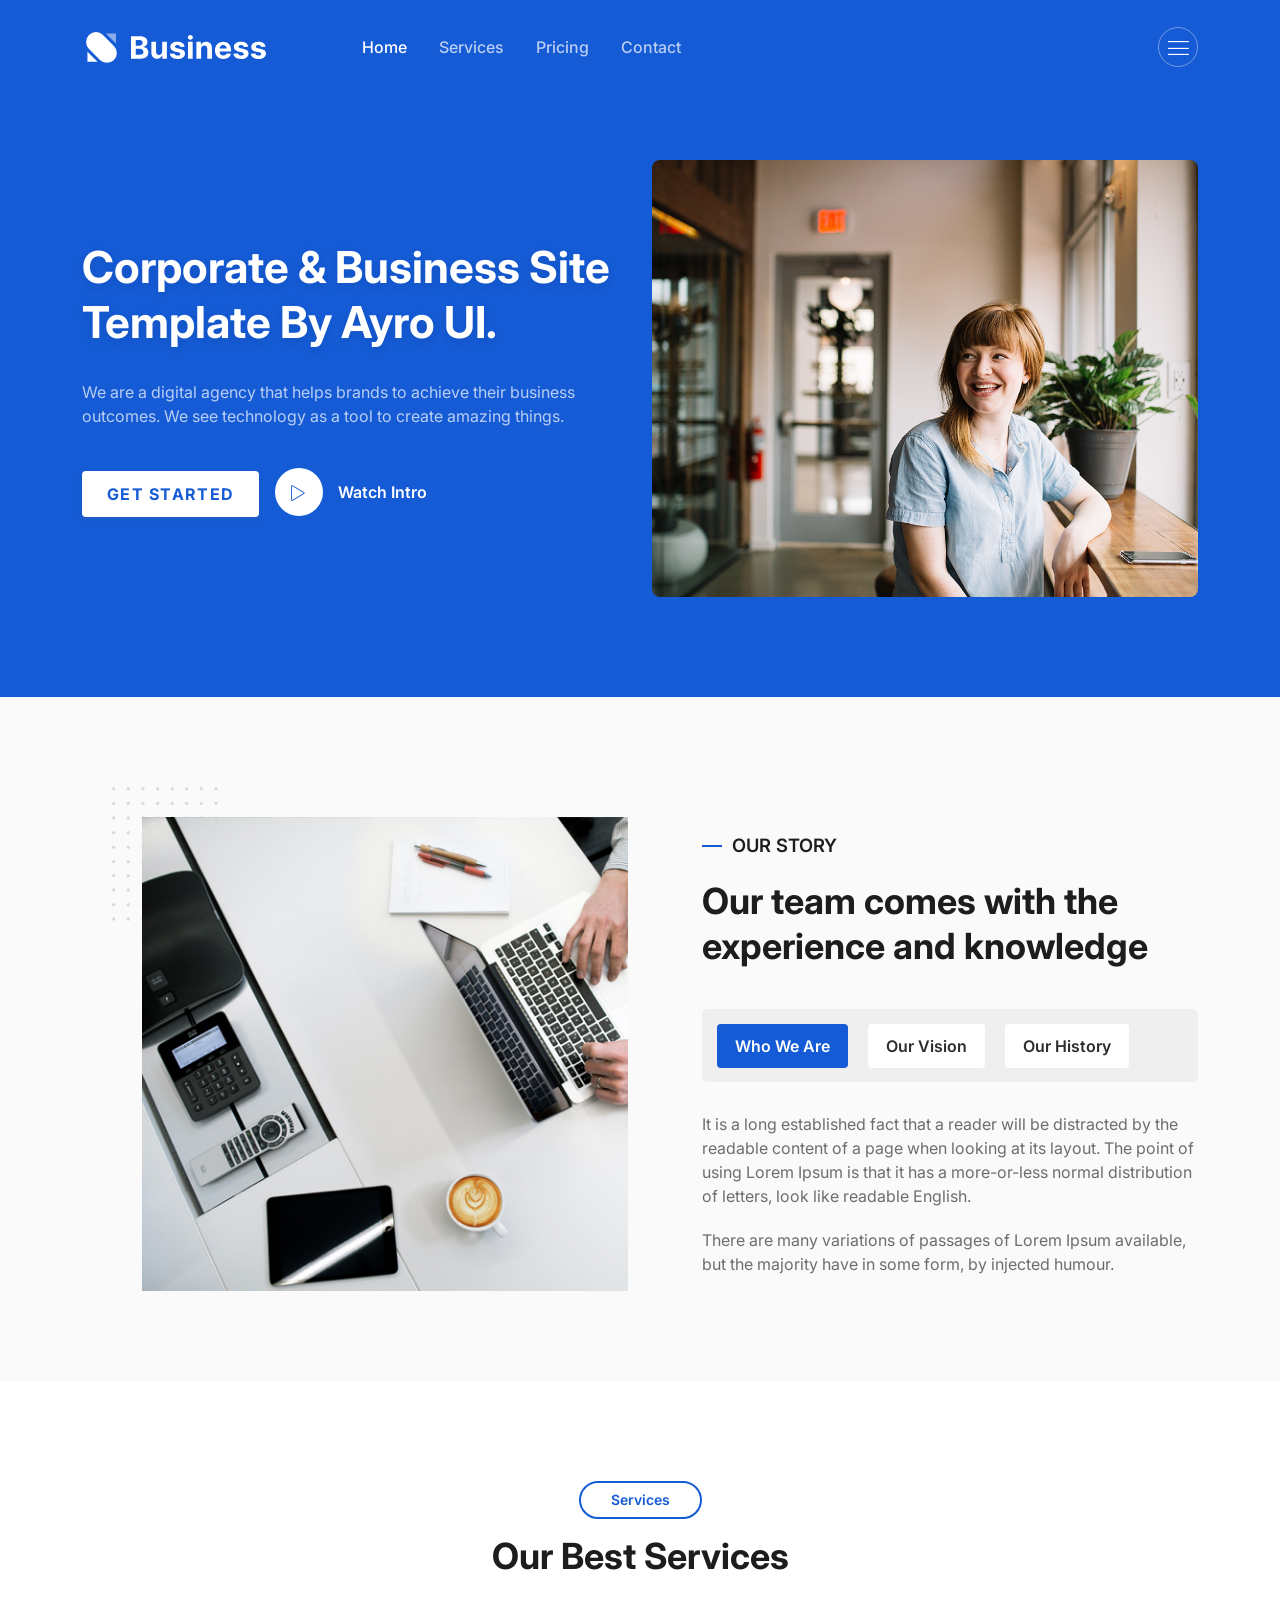
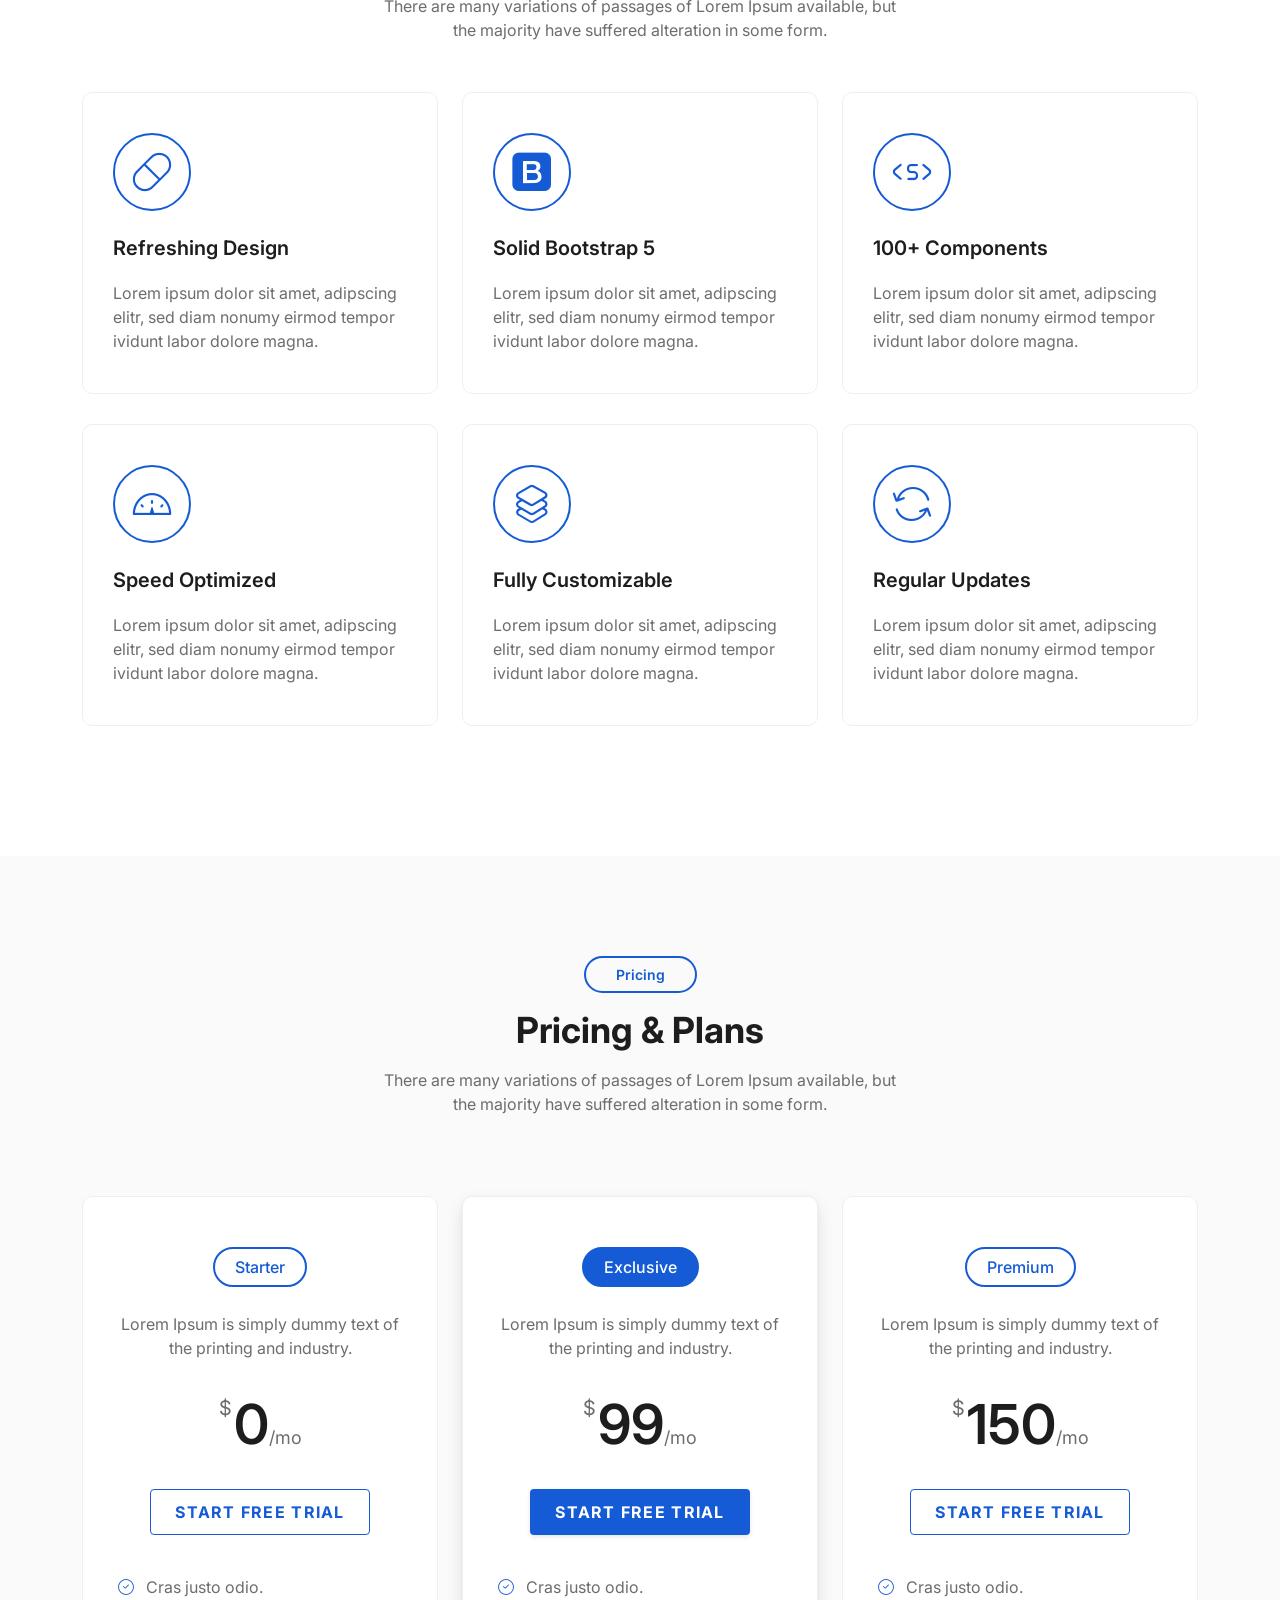
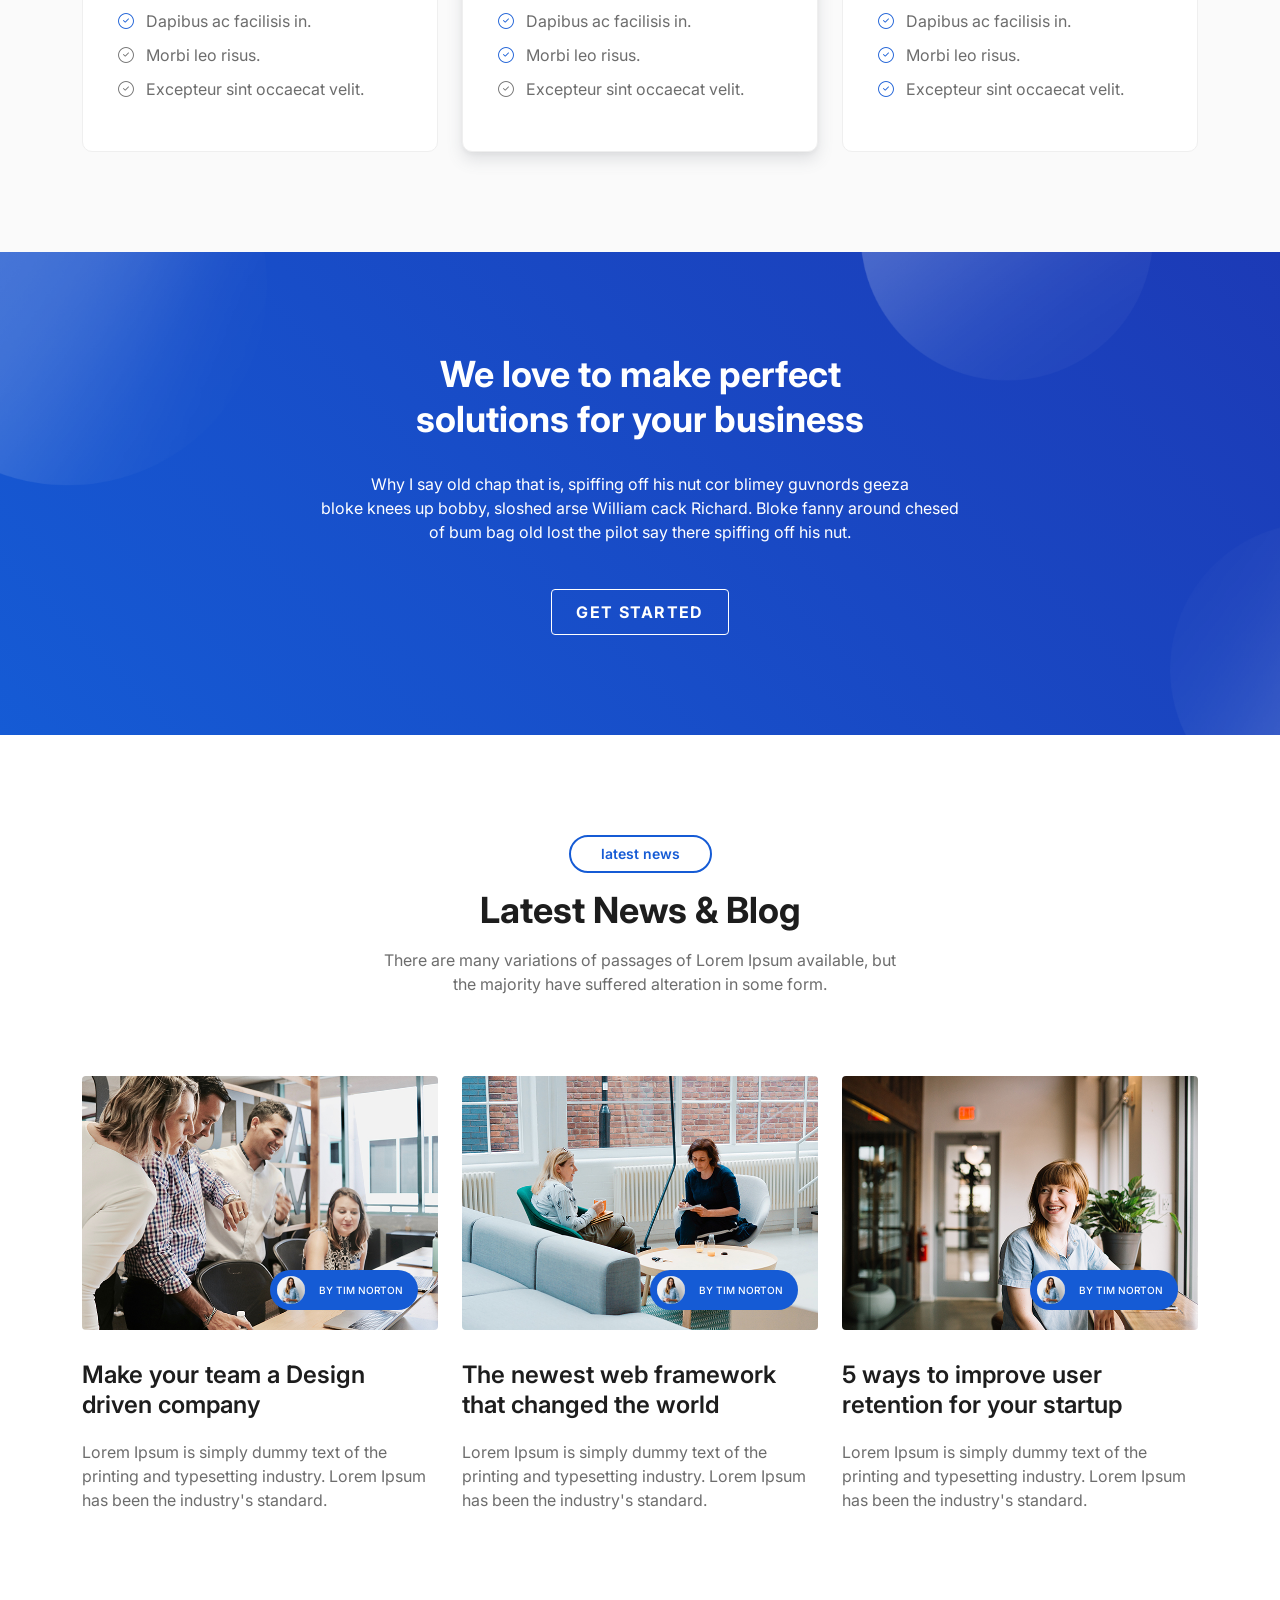
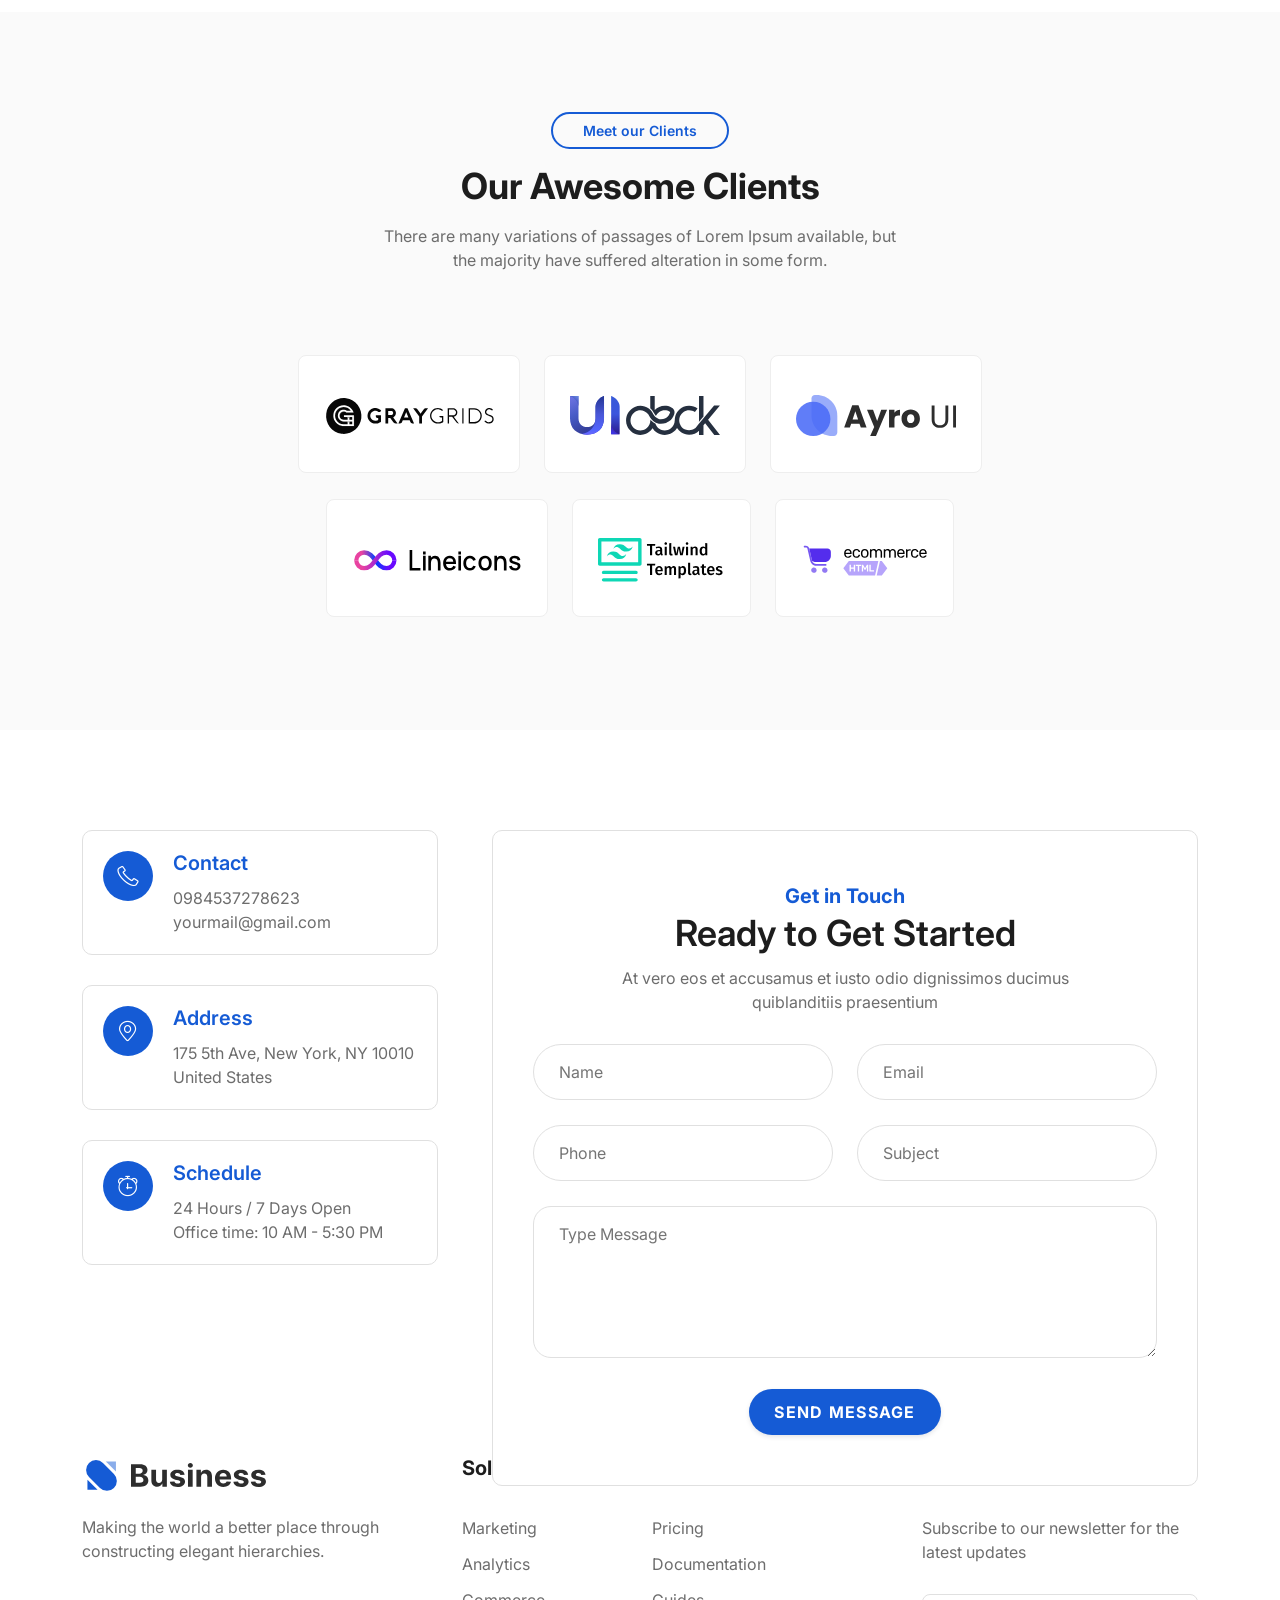
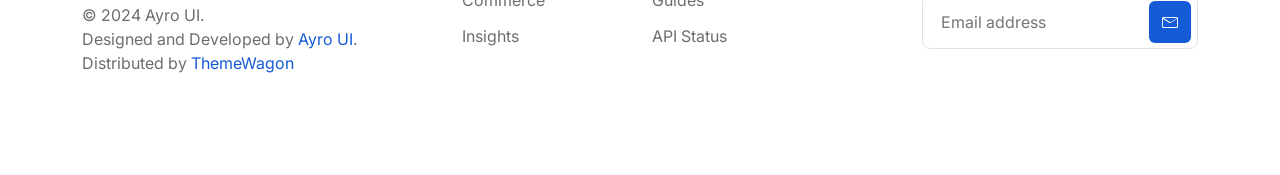
<file: Business-1.0.0/index.html>
<!DOCTYPE html>
<html lang="en">

<head>
  <!--====== Required meta tags ======-->
  <meta charset="utf-8" />
  <meta http-equiv="x-ua-compatible" content="ie=edge" />
  <meta name="description" content="" />
  <meta name="viewport" content="width=device-width, initial-scale=1, shrink-to-fit=no" />

  <!--====== Title ======-->
  <title>Business | Bootstrap 5 Business Template</title>

  <!--====== Favicon Icon ======-->
  <link rel="shortcut icon" href="../assets/images/favicon.svg" type="image/svg" />

  <!--====== Bootstrap css ======-->
  <link rel="stylesheet" href="assets/css/bootstrap.min.css" />

  <!--====== Line Icons css ======-->
  <link rel="stylesheet" href="assets/css/lineicons.css" />

  <!--====== Tiny Slider css ======-->
  <link rel="stylesheet" href="assets/css/tiny-slider.css" />

  <!--====== gLightBox css ======-->
  <link rel="stylesheet" href="assets/css/glightbox.min.css" />

  <link rel="stylesheet" href="style.css" />
</head>

<body>

  <!--====== NAVBAR NINE PART START ======-->

  <section class="navbar-area navbar-nine">
    <div class="container">
      <div class="row">
        <div class="col-lg-12">
          <nav class="navbar navbar-expand-lg">
            <a class="navbar-brand" href="index.html">
              <img src="assets/images/white-logo.svg" alt="Logo" />
            </a>
            <button class="navbar-toggler" type="button" data-bs-toggle="collapse" data-bs-target="#navbarNine"
              aria-controls="navbarNine" aria-expanded="false" aria-label="Toggle navigation">
              <span class="toggler-icon"></span>
              <span class="toggler-icon"></span>
              <span class="toggler-icon"></span>
            </button>

            <div class="collapse navbar-collapse sub-menu-bar" id="navbarNine">
              <ul class="navbar-nav me-auto">
                <li class="nav-item">
                  <a class="page-scroll active" href="#hero-area">Home</a>
                </li>
                <li class="nav-item">
                  <a class="page-scroll" href="#services">Services</a>
                </li>

                <li class="nav-item">
                  <a class="page-scroll" href="#pricing">Pricing</a>
                </li>
                <li class="nav-item">
                  <a class="page-scroll" href="#contact">Contact</a>
                </li>
              </ul>
            </div>

            <div class="navbar-btn d-none d-lg-inline-block">
              <a class="menu-bar" href="#side-menu-left"><i class="lni lni-menu"></i></a>
            </div>
          </nav>
          <!-- navbar -->
        </div>
      </div>
      <!-- row -->
    </div>
    <!-- container -->
  </section>

  <!--====== NAVBAR NINE PART ENDS ======-->

  <!--====== SIDEBAR PART START ======-->

  <div class="sidebar-left">
    <div class="sidebar-close">
      <a class="close" href="#close"><i class="lni lni-close"></i></a>
    </div>
    <div class="sidebar-content">
      <div class="sidebar-logo">
        <a href="index.html"><img src="assets/images/logo.svg" alt="Logo" /></a>
      </div>
      <p class="text">Lorem ipsum dolor sit amet adipisicing elit. Sapiente fuga nisi rerum iusto intro.</p>
      <!-- logo -->
      <div class="sidebar-menu">
        <h5 class="menu-title">Quick Links</h5>
        <ul>
          <li><a href="javascript:void(0)">About Us</a></li>
          <li><a href="javascript:void(0)">Our Team</a></li>
          <li><a href="javascript:void(0)">Latest News</a></li>
          <li><a href="javascript:void(0)">Contact Us</a></li>
        </ul>
      </div>
      <!-- menu -->
      <div class="sidebar-social align-items-center justify-content-center">
        <h5 class="social-title">Follow Us On</h5>
        <ul>
          <li>
            <a href="javascript:void(0)"><i class="lni lni-facebook-filled"></i></a>
          </li>
          <li>
            <a href="javascript:void(0)"><i class="lni lni-twitter-original"></i></a>
          </li>
          <li>
            <a href="javascript:void(0)"><i class="lni lni-linkedin-original"></i></a>
          </li>
          <li>
            <a href="javascript:void(0)"><i class="lni lni-youtube"></i></a>
          </li>
        </ul>
      </div>
      <!-- sidebar social -->
    </div>
    <!-- content -->
  </div>
  <div class="overlay-left"></div>

  <!--====== SIDEBAR PART ENDS ======-->

  <!-- Start header Area -->
  <section id="hero-area" class="header-area header-eight">
    <div class="container">
      <div class="row align-items-center">
        <div class="col-lg-6 col-md-12 col-12">
          <div class="header-content">
            <h1>Corporate & Business Site Template by Ayro UI.</h1>
            <p>
              We are a digital agency that helps brands to achieve their
              business outcomes. We see technology as a tool to create amazing
              things.
            </p>
            <div class="button">
              <a href="javascript:void(0)" class="btn primary-btn">Get Started</a>
              <a href="https://www.youtube.com/watch?v=r44RKWyfcFw&fbclid=IwAR21beSJORalzmzokxDRcGfkZA1AtRTE__l5N4r09HcGS5Y6vOluyouM9EM"
                class="glightbox video-button">
                <span class="btn icon-btn rounded-full">
                  <i class="lni lni-play"></i>
                </span>
                <span class="text">Watch Intro</span>
              </a>
            </div>
          </div>
        </div>
        <div class="col-lg-6 col-md-12 col-12">
          <div class="header-image">
            <img src="assets/images/header/hero-image.jpg" alt="#" />
          </div>
        </div>
      </div>
    </div>
  </section>
  <!-- End header Area -->

  <!--====== ABOUT FIVE PART START ======-->

  <section class="about-area about-five">
    <div class="container">
      <div class="row align-items-center">
        <div class="col-lg-6 col-12">
          <div class="about-image-five">
            <svg class="shape" width="106" height="134" viewBox="0 0 106 134" fill="none"
              xmlns="http://www.w3.org/2000/svg">
              <circle cx="1.66654" cy="1.66679" r="1.66667" fill="#DADADA" />
              <circle cx="1.66654" cy="16.3335" r="1.66667" fill="#DADADA" />
              <circle cx="1.66654" cy="31.0001" r="1.66667" fill="#DADADA" />
              <circle cx="1.66654" cy="45.6668" r="1.66667" fill="#DADADA" />
              <circle cx="1.66654" cy="60.3335" r="1.66667" fill="#DADADA" />
              <circle cx="1.66654" cy="88.6668" r="1.66667" fill="#DADADA" />
              <circle cx="1.66654" cy="117.667" r="1.66667" fill="#DADADA" />
              <circle cx="1.66654" cy="74.6668" r="1.66667" fill="#DADADA" />
              <circle cx="1.66654" cy="103" r="1.66667" fill="#DADADA" />
              <circle cx="1.66654" cy="132" r="1.66667" fill="#DADADA" />
              <circle cx="16.3333" cy="1.66679" r="1.66667" fill="#DADADA" />
              <circle cx="16.3333" cy="16.3335" r="1.66667" fill="#DADADA" />
              <circle cx="16.3333" cy="31.0001" r="1.66667" fill="#DADADA" />
              <circle cx="16.3333" cy="45.6668" r="1.66667" fill="#DADADA" />
              <circle cx="16.333" cy="60.3335" r="1.66667" fill="#DADADA" />
              <circle cx="16.333" cy="88.6668" r="1.66667" fill="#DADADA" />
              <circle cx="16.333" cy="117.667" r="1.66667" fill="#DADADA" />
              <circle cx="16.333" cy="74.6668" r="1.66667" fill="#DADADA" />
              <circle cx="16.333" cy="103" r="1.66667" fill="#DADADA" />
              <circle cx="16.333" cy="132" r="1.66667" fill="#DADADA" />
              <circle cx="30.9998" cy="1.66679" r="1.66667" fill="#DADADA" />
              <circle cx="74.6665" cy="1.66679" r="1.66667" fill="#DADADA" />
              <circle cx="30.9998" cy="16.3335" r="1.66667" fill="#DADADA" />
              <circle cx="74.6665" cy="16.3335" r="1.66667" fill="#DADADA" />
              <circle cx="30.9998" cy="31.0001" r="1.66667" fill="#DADADA" />
              <circle cx="74.6665" cy="31.0001" r="1.66667" fill="#DADADA" />
              <circle cx="30.9998" cy="45.6668" r="1.66667" fill="#DADADA" />
              <circle cx="74.6665" cy="45.6668" r="1.66667" fill="#DADADA" />
              <circle cx="31" cy="60.3335" r="1.66667" fill="#DADADA" />
              <circle cx="74.6668" cy="60.3335" r="1.66667" fill="#DADADA" />
              <circle cx="31" cy="88.6668" r="1.66667" fill="#DADADA" />
              <circle cx="74.6668" cy="88.6668" r="1.66667" fill="#DADADA" />
              <circle cx="31" cy="117.667" r="1.66667" fill="#DADADA" />
              <circle cx="74.6668" cy="117.667" r="1.66667" fill="#DADADA" />
              <circle cx="31" cy="74.6668" r="1.66667" fill="#DADADA" />
              <circle cx="74.6668" cy="74.6668" r="1.66667" fill="#DADADA" />
              <circle cx="31" cy="103" r="1.66667" fill="#DADADA" />
              <circle cx="74.6668" cy="103" r="1.66667" fill="#DADADA" />
              <circle cx="31" cy="132" r="1.66667" fill="#DADADA" />
              <circle cx="74.6668" cy="132" r="1.66667" fill="#DADADA" />
              <circle cx="45.6665" cy="1.66679" r="1.66667" fill="#DADADA" />
              <circle cx="89.3333" cy="1.66679" r="1.66667" fill="#DADADA" />
              <circle cx="45.6665" cy="16.3335" r="1.66667" fill="#DADADA" />
              <circle cx="89.3333" cy="16.3335" r="1.66667" fill="#DADADA" />
              <circle cx="45.6665" cy="31.0001" r="1.66667" fill="#DADADA" />
              <circle cx="89.3333" cy="31.0001" r="1.66667" fill="#DADADA" />
              <circle cx="45.6665" cy="45.6668" r="1.66667" fill="#DADADA" />
              <circle cx="89.3333" cy="45.6668" r="1.66667" fill="#DADADA" />
              <circle cx="45.6665" cy="60.3335" r="1.66667" fill="#DADADA" />
              <circle cx="89.3333" cy="60.3335" r="1.66667" fill="#DADADA" />
              <circle cx="45.6665" cy="88.6668" r="1.66667" fill="#DADADA" />
              <circle cx="89.3333" cy="88.6668" r="1.66667" fill="#DADADA" />
              <circle cx="45.6665" cy="117.667" r="1.66667" fill="#DADADA" />
              <circle cx="89.3333" cy="117.667" r="1.66667" fill="#DADADA" />
              <circle cx="45.6665" cy="74.6668" r="1.66667" fill="#DADADA" />
              <circle cx="89.3333" cy="74.6668" r="1.66667" fill="#DADADA" />
              <circle cx="45.6665" cy="103" r="1.66667" fill="#DADADA" />
              <circle cx="89.3333" cy="103" r="1.66667" fill="#DADADA" />
              <circle cx="45.6665" cy="132" r="1.66667" fill="#DADADA" />
              <circle cx="89.3333" cy="132" r="1.66667" fill="#DADADA" />
              <circle cx="60.3333" cy="1.66679" r="1.66667" fill="#DADADA" />
              <circle cx="104" cy="1.66679" r="1.66667" fill="#DADADA" />
              <circle cx="60.3333" cy="16.3335" r="1.66667" fill="#DADADA" />
              <circle cx="104" cy="16.3335" r="1.66667" fill="#DADADA" />
              <circle cx="60.3333" cy="31.0001" r="1.66667" fill="#DADADA" />
              <circle cx="104" cy="31.0001" r="1.66667" fill="#DADADA" />
              <circle cx="60.3333" cy="45.6668" r="1.66667" fill="#DADADA" />
              <circle cx="104" cy="45.6668" r="1.66667" fill="#DADADA" />
              <circle cx="60.333" cy="60.3335" r="1.66667" fill="#DADADA" />
              <circle cx="104" cy="60.3335" r="1.66667" fill="#DADADA" />
              <circle cx="60.333" cy="88.6668" r="1.66667" fill="#DADADA" />
              <circle cx="104" cy="88.6668" r="1.66667" fill="#DADADA" />
              <circle cx="60.333" cy="117.667" r="1.66667" fill="#DADADA" />
              <circle cx="104" cy="117.667" r="1.66667" fill="#DADADA" />
              <circle cx="60.333" cy="74.6668" r="1.66667" fill="#DADADA" />
              <circle cx="104" cy="74.6668" r="1.66667" fill="#DADADA" />
              <circle cx="60.333" cy="103" r="1.66667" fill="#DADADA" />
              <circle cx="104" cy="103" r="1.66667" fill="#DADADA" />
              <circle cx="60.333" cy="132" r="1.66667" fill="#DADADA" />
              <circle cx="104" cy="132" r="1.66667" fill="#DADADA" />
            </svg>
            <img src="assets/images/about/about-img1.jpg" alt="about" />
          </div>
        </div>
        <div class="col-lg-6 col-12">
          <div class="about-five-content">
            <h6 class="small-title text-lg">OUR STORY</h6>
            <h2 class="main-title fw-bold">Our team comes with the experience and knowledge</h2>
            <div class="about-five-tab">
              <nav>
                <div class="nav nav-tabs" id="nav-tab" role="tablist">
                  <button class="nav-link active" id="nav-who-tab" data-bs-toggle="tab" data-bs-target="#nav-who"
                    type="button" role="tab" aria-controls="nav-who" aria-selected="true">Who We Are</button>
                  <button class="nav-link" id="nav-vision-tab" data-bs-toggle="tab" data-bs-target="#nav-vision"
                    type="button" role="tab" aria-controls="nav-vision" aria-selected="false">our Vision</button>
                  <button class="nav-link" id="nav-history-tab" data-bs-toggle="tab" data-bs-target="#nav-history"
                    type="button" role="tab" aria-controls="nav-history" aria-selected="false">our History</button>
                </div>
              </nav>
              <div class="tab-content" id="nav-tabContent">
                <div class="tab-pane fade show active" id="nav-who" role="tabpanel" aria-labelledby="nav-who-tab">
                  <p>It is a long established fact that a reader will be distracted by the readable content of a page
                    when
                    looking at its layout. The point of using Lorem Ipsum is that it has a more-or-less normal
                    distribution of letters, look like readable English.</p>
                  <p>There are many variations of passages of Lorem Ipsum available, but the majority have in some
                    form,
                    by injected humour.</p>
                </div>
                <div class="tab-pane fade" id="nav-vision" role="tabpanel" aria-labelledby="nav-vision-tab">
                  <p>It is a long established fact that a reader will be distracted by the readable content of a page
                    when
                    looking at its layout. The point of using Lorem Ipsum is that it has a more-or-less normal
                    distribution of letters, look like readable English.</p>
                  <p>There are many variations of passages of Lorem Ipsum available, but the majority have in some
                    form,
                    by injected humour.</p>
                </div>
                <div class="tab-pane fade" id="nav-history" role="tabpanel" aria-labelledby="nav-history-tab">
                  <p>It is a long established fact that a reader will be distracted by the readable content of a page
                    when
                    looking at its layout. The point of using Lorem Ipsum is that it has a more-or-less normal
                    distribution of letters, look like readable English.</p>
                  <p>There are many variations of passages of Lorem Ipsum available, but the majority have in some
                    form,
                    by injected humour.</p>
                </div>
              </div>
            </div>
          </div>
        </div>
      </div>
    </div>
    <!-- container -->
  </section>

  <!--====== ABOUT FIVE PART ENDS ======-->

  <!-- ===== service-area start ===== -->
  <section id="services" class="services-area services-eight">
    <!--======  Start Section Title Five ======-->
    <div class="section-title-five">
      <div class="container">
        <div class="row">
          <div class="col-12">
            <div class="content">
              <h6>Services</h6>
              <h2 class="fw-bold">Our Best Services</h2>
              <p>
                There are many variations of passages of Lorem Ipsum available,
                but the majority have suffered alteration in some form.
              </p>
            </div>
          </div>
        </div>
        <!-- row -->
      </div>
      <!-- container -->
    </div>
    <!--======  End Section Title Five ======-->
    <div class="container">
      <div class="row">
        <div class="col-lg-4 col-md-6">
          <div class="single-services">
            <div class="service-icon">
              <i class="lni lni-capsule"></i>
            </div>
            <div class="service-content">
              <h4>Refreshing Design</h4>
              <p>
                Lorem ipsum dolor sit amet, adipscing elitr, sed diam nonumy
                eirmod tempor ividunt labor dolore magna.
              </p>
            </div>
          </div>
        </div>
        <div class="col-lg-4 col-md-6">
          <div class="single-services">
            <div class="service-icon">
              <i class="lni lni-bootstrap"></i>
            </div>
            <div class="service-content">
              <h4>Solid Bootstrap 5</h4>
              <p>
                Lorem ipsum dolor sit amet, adipscing elitr, sed diam nonumy
                eirmod tempor ividunt labor dolore magna.
              </p>
            </div>
          </div>
        </div>
        <div class="col-lg-4 col-md-6">
          <div class="single-services">
            <div class="service-icon">
              <i class="lni lni-shortcode"></i>
            </div>
            <div class="service-content">
              <h4>100+ Components</h4>
              <p>
                Lorem ipsum dolor sit amet, adipscing elitr, sed diam nonumy
                eirmod tempor ividunt labor dolore magna.
              </p>
            </div>
          </div>
        </div>
        <div class="col-lg-4 col-md-6">
          <div class="single-services">
            <div class="service-icon">
              <i class="lni lni-dashboard"></i>
            </div>
            <div class="service-content">
              <h4>Speed Optimized</h4>
              <p>
                Lorem ipsum dolor sit amet, adipscing elitr, sed diam nonumy
                eirmod tempor ividunt labor dolore magna.
              </p>
            </div>
          </div>
        </div>
        <div class="col-lg-4 col-md-6">
          <div class="single-services">
            <div class="service-icon">
              <i class="lni lni-layers"></i>
            </div>
            <div class="service-content">
              <h4>Fully Customizable</h4>
              <p>
                Lorem ipsum dolor sit amet, adipscing elitr, sed diam nonumy
                eirmod tempor ividunt labor dolore magna.
              </p>
            </div>
          </div>
        </div>
        <div class="col-lg-4 col-md-6">
          <div class="single-services">
            <div class="service-icon">
              <i class="lni lni-reload"></i>
            </div>
            <div class="service-content">
              <h4>Regular Updates</h4>
              <p>
                Lorem ipsum dolor sit amet, adipscing elitr, sed diam nonumy
                eirmod tempor ividunt labor dolore magna.
              </p>
            </div>
          </div>
        </div>
      </div>
    </div>
  </section>
  <!-- ===== service-area end ===== -->


  <!-- Start Pricing  Area -->
  <section id="pricing" class="pricing-area pricing-fourteen">
    <!--======  Start Section Title Five ======-->
    <div class="section-title-five">
      <div class="container">
        <div class="row">
          <div class="col-12">
            <div class="content">
              <h6>Pricing</h6>
              <h2 class="fw-bold">Pricing & Plans</h2>
              <p>
                There are many variations of passages of Lorem Ipsum available,
                but the majority have suffered alteration in some form.
              </p>
            </div>
          </div>
        </div>
        <!-- row -->
      </div>
      <!-- container -->
    </div>
    <!--======  End Section Title Five ======-->
    <div class="container">
      <div class="row">
        <div class="col-lg-4 col-md-6 col-12">
          <div class="pricing-style-fourteen">
            <div class="table-head">
              <h6 class="title">Starter</h4>
                <p>Lorem Ipsum is simply dummy text of the printing and industry.</p>
                <div class="price">
                  <h2 class="amount">
                    <span class="currency">$</span>0<span class="duration">/mo </span>
                  </h2>
                </div>
            </div>

            <div class="light-rounded-buttons">
              <a href="javascript:void(0)" class="btn primary-btn-outline">
                Start free trial
              </a>
            </div>

            <div class="table-content">
              <ul class="table-list">
                <li> <i class="lni lni-checkmark-circle"></i> Cras justo odio.</li>
                <li> <i class="lni lni-checkmark-circle"></i> Dapibus ac facilisis in.</li>
                <li> <i class="lni lni-checkmark-circle deactive"></i> Morbi leo risus.</li>
                <li> <i class="lni lni-checkmark-circle deactive"></i> Excepteur sint occaecat velit.</li>
              </ul>
            </div>
          </div>
        </div>
        <div class="col-lg-4 col-md-6 col-12">
          <div class="pricing-style-fourteen middle">
            <div class="table-head">
              <h6 class="title">Exclusive</h4>
                <p>Lorem Ipsum is simply dummy text of the printing and industry.</p>
                <div class="price">
                  <h2 class="amount">
                    <span class="currency">$</span>99<span class="duration">/mo </span>
                  </h2>
                </div>
            </div>

            <div class="light-rounded-buttons">
              <a href="javascript:void(0)" class="btn primary-btn">
                Start free trial
              </a>
            </div>

            <div class="table-content">
              <ul class="table-list">
                <li> <i class="lni lni-checkmark-circle"></i> Cras justo odio.</li>
                <li> <i class="lni lni-checkmark-circle"></i> Dapibus ac facilisis in.</li>
                <li> <i class="lni lni-checkmark-circle"></i> Morbi leo risus.</li>
                <li> <i class="lni lni-checkmark-circle deactive"></i> Excepteur sint occaecat velit.</li>
              </ul>
            </div>
          </div>
        </div>
        <div class="col-lg-4 col-md-6 col-12">
          <div class="pricing-style-fourteen">
            <div class="table-head">
              <h6 class="title">Premium</h4>
                <p>Lorem Ipsum is simply dummy text of the printing and industry.</p>
                <div class="price">
                  <h2 class="amount">
                    <span class="currency">$</span>150<span class="duration">/mo </span>
                  </h2>
                </div>
            </div>

            <div class="light-rounded-buttons">
              <a href="javascript:void(0)" class="btn primary-btn-outline">
                Start free trial
              </a>
            </div>

            <div class="table-content">
              <ul class="table-list">
                <li> <i class="lni lni-checkmark-circle"></i> Cras justo odio.</li>
                <li> <i class="lni lni-checkmark-circle"></i> Dapibus ac facilisis in.</li>
                <li> <i class="lni lni-checkmark-circle"></i> Morbi leo risus.</li>
                <li> <i class="lni lni-checkmark-circle"></i> Excepteur sint occaecat velit.</li>
              </ul>
            </div>
          </div>
        </div>
      </div>
    </div>
  </section>
  <!--/ End Pricing  Area -->



  <!-- Start Cta Area -->
  <section id="call-action" class="call-action">
    <div class="container">
      <div class="row justify-content-center">
        <div class="col-xxl-6 col-xl-7 col-lg-8 col-md-9">
          <div class="inner-content">
            <h2>We love to make perfect <br />solutions for your business</h2>
            <p>
              Why I say old chap that is, spiffing off his nut cor blimey
              guvnords geeza<br />
              bloke knees up bobby, sloshed arse William cack Richard. Bloke
              fanny around chesed of bum bag old lost the pilot say there
              spiffing off his nut.
            </p>
            <div class="light-rounded-buttons">
              <a href="javascript:void(0)" class="btn primary-btn-outline">Get Started</a>
            </div>
          </div>
        </div>
      </div>
    </div>
  </section>
  <!-- End Cta Area -->



  <!-- Start Latest News Area -->
  <div id="blog" class="latest-news-area section">
    <!--======  Start Section Title Five ======-->
    <div class="section-title-five">
      <div class="container">
        <div class="row">
          <div class="col-12">
            <div class="content">
              <h6>latest news</h6>
              <h2 class="fw-bold">Latest News & Blog</h2>
              <p>
                There are many variations of passages of Lorem Ipsum available,
                but the majority have suffered alteration in some form.
              </p>
            </div>
          </div>
        </div>
        <!-- row -->
      </div>
      <!-- container -->
    </div>
    <!--======  End Section Title Five ======-->
    <div class="container">
      <div class="row">
        <div class="col-lg-4 col-md-6 col-12">
          <!-- Single News -->
          <div class="single-news">
            <div class="image">
              <a href="javascript:void(0)"><img class="thumb" src="assets/images/blog/1.jpg" alt="Blog" /></a>
              <div class="meta-details">
                <img class="thumb" src="assets/images/blog/b6.jpg" alt="Author" />
                <span>BY TIM NORTON</span>
              </div>
            </div>
            <div class="content-body">
              <h4 class="title">
                <a href="javascript:void(0)"> Make your team a Design driven company </a>
              </h4>
              <p>
                Lorem Ipsum is simply dummy text of the printing and
                typesetting industry. Lorem Ipsum has been the industry's
                standard.
              </p>
            </div>
          </div>
          <!-- End Single News -->
        </div>
        <div class="col-lg-4 col-md-6 col-12">
          <!-- Single News -->
          <div class="single-news">
            <div class="image">
              <a href="javascript:void(0)"><img class="thumb" src="assets/images/blog/2.jpg" alt="Blog" /></a>
              <div class="meta-details">
                <img class="thumb" src="assets/images/blog/b6.jpg" alt="Author" />
                <span>BY TIM NORTON</span>
              </div>
            </div>
            <div class="content-body">
              <h4 class="title">
                <a href="javascript:void(0)">
                  The newest web framework that changed the world
                </a>
              </h4>
              <p>
                Lorem Ipsum is simply dummy text of the printing and
                typesetting industry. Lorem Ipsum has been the industry's
                standard.
              </p>
            </div>
          </div>
          <!-- End Single News -->
        </div>
        <div class="col-lg-4 col-md-6 col-12">
          <!-- Single News -->
          <div class="single-news">
            <div class="image">
              <a href="javascript:void(0)"><img class="thumb" src="assets/images/blog/3.jpg" alt="Blog" /></a>
              <div class="meta-details">
                <img class="thumb" src="assets/images/blog/b6.jpg" alt="Author" />
                <span>BY TIM NORTON</span>
              </div>
            </div>
            <div class="content-body">
              <h4 class="title">
                <a href="javascript:void(0)">
                  5 ways to improve user retention for your startup
                </a>
              </h4>
              <p>
                Lorem Ipsum is simply dummy text of the printing and
                typesetting industry. Lorem Ipsum has been the industry's
                standard.
              </p>
            </div>
          </div>
          <!-- End Single News -->
        </div>
      </div>
    </div>
  </div>
  <!-- End Latest News Area -->

  <!-- Start Brand Area -->
  <div id="clients" class="brand-area section">
    <!--======  Start Section Title Five ======-->
    <div class="section-title-five">
      <div class="container">
        <div class="row">
          <div class="col-12">
            <div class="content">
              <h6>Meet our Clients</h6>
              <h2 class="fw-bold">Our Awesome Clients</h2>
              <p>
                There are many variations of passages of Lorem Ipsum available,
                but the majority have suffered alteration in some form.
              </p>
            </div>
          </div>
        </div>
        <!-- row -->
      </div>
      <!-- container -->
    </div>
    <!--======  End Section Title Five ======-->
    <div class="container">
      <div class="row">
        <div class="col-lg-8 offset-lg-2 col-12">
          <div class="clients-logos">
            <div class="single-image">
              <img src="assets/images/client-logo/graygrids.svg" alt="Brand Logo Images" />
            </div>
            <div class="single-image">
              <img src="assets/images/client-logo/uideck.svg" alt="Brand Logo Images" />
            </div>
            <div class="single-image">
              <img src="assets/images/client-logo/ayroui.svg" alt="Brand Logo Images" />
            </div>
            <div class="single-image">
              <img src="assets/images/client-logo/lineicons.svg" alt="Brand Logo Images" />
            </div>
            <div class="single-image">
              <img src="assets/images/client-logo/tailwindtemplates.svg" alt="Brand Logo Images" />
            </div>
            <div class="single-image">
              <img src="assets/images/client-logo/ecomhtml.svg" alt="Brand Logo Images" />
            </div>
          </div>
        </div>
      </div>
    </div>
  </div>
  <!-- End Brand Area -->

  <!-- ========================= contact-section start ========================= -->
  <section id="contact" class="contact-section">
    <div class="container">
      <div class="row">
        <div class="col-xl-4">
          <div class="contact-item-wrapper">
            <div class="row">
              <div class="col-12 col-md-6 col-xl-12">
                <div class="contact-item">
                  <div class="contact-icon">
                    <i class="lni lni-phone"></i>
                  </div>
                  <div class="contact-content">
                    <h4>Contact</h4>
                    <p>0984537278623</p>
                    <p>yourmail@gmail.com</p>
                  </div>
                </div>
              </div>
              <div class="col-12 col-md-6 col-xl-12">
                <div class="contact-item">
                  <div class="contact-icon">
                    <i class="lni lni-map-marker"></i>
                  </div>
                  <div class="contact-content">
                    <h4>Address</h4>
                    <p>175 5th Ave, New York, NY 10010</p>
                    <p>United States</p>
                  </div>
                </div>
              </div>
              <div class="col-12 col-md-6 col-xl-12">
                <div class="contact-item">
                  <div class="contact-icon">
                    <i class="lni lni-alarm-clock"></i>
                  </div>
                  <div class="contact-content">
                    <h4>Schedule</h4>
                    <p>24 Hours / 7 Days Open</p>
                    <p>Office time: 10 AM - 5:30 PM</p>
                  </div>
                </div>
              </div>
            </div>
          </div>
        </div>
        <div class="col-xl-8">
          <div class="contact-form-wrapper">
            <div class="row">
              <div class="col-xl-10 col-lg-8 mx-auto">
                <div class="section-title text-center">
                  <span> Get in Touch </span>
                  <h2>
                    Ready to Get Started
                  </h2>
                  <p>
                    At vero eos et accusamus et iusto odio dignissimos ducimus
                    quiblanditiis praesentium
                  </p>
                </div>
              </div>
            </div>
            <form action="#" class="contact-form">
              <div class="row">
                <div class="col-md-6">
                  <input type="text" name="name" id="name" placeholder="Name" required />
                </div>
                <div class="col-md-6">
                  <input type="email" name="email" id="email" placeholder="Email" required />
                </div>
              </div>
              <div class="row">
                <div class="col-md-6">
                  <input type="text" name="phone" id="phone" placeholder="Phone" required />
                </div>
                <div class="col-md-6">
                  <input type="text" name="subject" id="email" placeholder="Subject" required />
                </div>
              </div>
              <div class="row">
                <div class="col-12">
                  <textarea name="message" id="message" placeholder="Type Message" rows="5"></textarea>
                </div>
              </div>
              <div class="row">
                <div class="col-12">
                  <div class="button text-center rounded-buttons">
                    <button type="submit" class="btn primary-btn rounded-full">
                      Send Message
                    </button>
                  </div>
                </div>
              </div>
            </form>
          </div>
        </div>
      </div>
    </div>
  </section>
  <!-- ========================= contact-section end ========================= -->

  <!-- ========================= map-section end ========================= -->
  <section class="map-section map-style-9">
    <div class="map-container">
      <object style="border:0; height: 500px; width: 100%;"
        data="https://www.google.com/maps/embed?pb=!1m18!1m12!1m3!1d3102.7887109309127!2d-77.44196278417968!3d38.95165507956235!2m3!1f0!2f0!3f0!3m2!1i1024!2i768!4f13.1!3m3!1m2!1s0x0%3A0x0!2zMzjCsDU3JzA2LjAiTiA3N8KwMjYnMjMuMiJX!5e0!3m2!1sen!2sbd!4v1545420879707"></object>
    </div>
    </div>
  </section>
  <!-- ========================= map-section end ========================= -->

  <!-- Start Footer Area -->
  <footer class="footer-area footer-eleven">
    <!-- Start Footer Top -->
    <div class="footer-top">
      <div class="container">
        <div class="inner-content">
          <div class="row">
            <div class="col-lg-4 col-md-6 col-12">
              <!-- Single Widget -->
              <div class="footer-widget f-about">
                <div class="logo">
                  <a href="index.html">
                    <img src="assets/images/logo.svg" alt="#" class="img-fluid" />
                  </a>
                </div>
                <p>
                  Making the world a better place through constructing elegant
                  hierarchies.
                </p>
                <p class="copyright-text">
                  <span>© 2024 Ayro UI.</span>Designed and Developed by
                  <a href="javascript:void(0)" rel="nofollow"> Ayro UI </a>. <br> Distributed by <a href="http://themewagon.com" target="_blank">ThemeWagon</a>
                </p>
              </div>
              <!-- End Single Widget -->
            </div>
            <div class="col-lg-2 col-md-6 col-12">
              <!-- Single Widget -->
              <div class="footer-widget f-link">
                <h5>Solutions</h5>
                <ul>
                  <li><a href="javascript:void(0)">Marketing</a></li>
                  <li><a href="javascript:void(0)">Analytics</a></li>
                  <li><a href="javascript:void(0)">Commerce</a></li>
                  <li><a href="javascript:void(0)">Insights</a></li>
                </ul>
              </div>
              <!-- End Single Widget -->
            </div>
            <div class="col-lg-2 col-md-6 col-12">
              <!-- Single Widget -->
              <div class="footer-widget f-link">
                <h5>Support</h5>
                <ul>
                  <li><a href="javascript:void(0)">Pricing</a></li>
                  <li><a href="javascript:void(0)">Documentation</a></li>
                  <li><a href="javascript:void(0)">Guides</a></li>
                  <li><a href="javascript:void(0)">API Status</a></li>
                </ul>
              </div>
              <!-- End Single Widget -->
            </div>
            <div class="col-lg-4 col-md-6 col-12">
              <!-- Single Widget -->
              <div class="footer-widget newsletter">
                <h5>Subscribe</h5>
                <p>Subscribe to our newsletter for the latest updates</p>
                <form action="#" method="get" target="_blank" class="newsletter-form">
                  <input name="EMAIL" placeholder="Email address" required="required" type="email" />
                  <div class="button">
                    <button class="sub-btn">
                      <i class="lni lni-envelope"></i>
                    </button>
                  </div>
                </form>
              </div>
              <!-- End Single Widget -->
            </div>
          </div>
        </div>
      </div>
    </div>
    <!--/ End Footer Top -->
  </footer>
  <!--/ End Footer Area -->

	

  <a href="#" class="scroll-top btn-hover">
    <i class="lni lni-chevron-up"></i>
  </a>

  <!--====== js ======-->
  <script src="assets/js/bootstrap.bundle.min.js"></script>
  <script src="assets/js/glightbox.min.js"></script>
  <script src="assets/js/main.js"></script>
  <script src="assets/js/tiny-slider.js"></script>

  <script>

    //===== close navbar-collapse when a  clicked
    let navbarTogglerNine = document.querySelector(
      ".navbar-nine .navbar-toggler"
    );
    navbarTogglerNine.addEventListener("click", function () {
      navbarTogglerNine.classList.toggle("active");
    });

    // ==== left sidebar toggle
    let sidebarLeft = document.querySelector(".sidebar-left");
    let overlayLeft = document.querySelector(".overlay-left");
    let sidebarClose = document.querySelector(".sidebar-close .close");

    overlayLeft.addEventListener("click", function () {
      sidebarLeft.classList.toggle("open");
      overlayLeft.classList.toggle("open");
    });
    sidebarClose.addEventListener("click", function () {
      sidebarLeft.classList.remove("open");
      overlayLeft.classList.remove("open");
    });

    // ===== navbar nine sideMenu
    let sideMenuLeftNine = document.querySelector(".navbar-nine .menu-bar");

    sideMenuLeftNine.addEventListener("click", function () {
      sidebarLeft.classList.add("open");
      overlayLeft.classList.add("open");
    });

    //========= glightbox
    GLightbox({
      'href': 'https://www.youtube.com/watch?v=r44RKWyfcFw&fbclid=IwAR21beSJORalzmzokxDRcGfkZA1AtRTE__l5N4r09HcGS5Y6vOluyouM9EM',
      'type': 'video',
      'source': 'youtube', //vimeo, youtube or local
      'width': 900,
      'autoplayVideos': true,
    });

  </script>
</body>

</html>
</file>
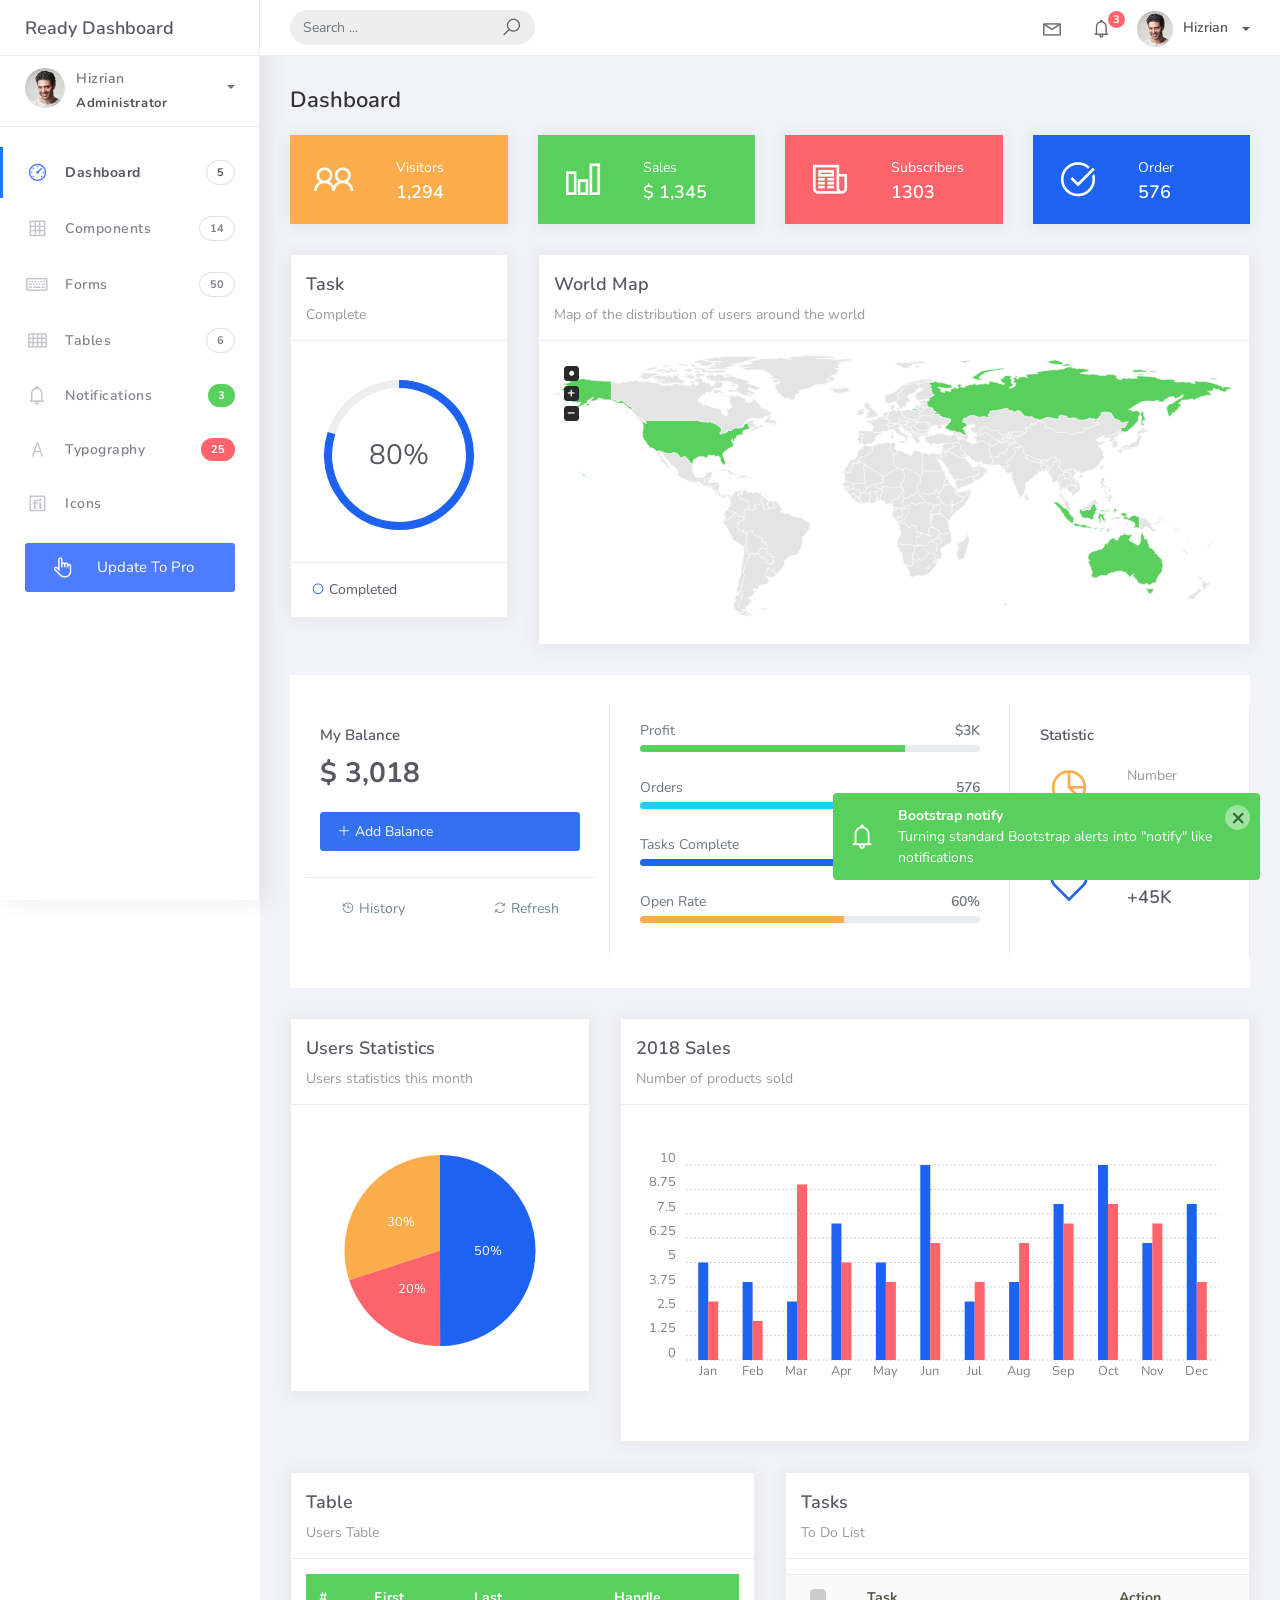
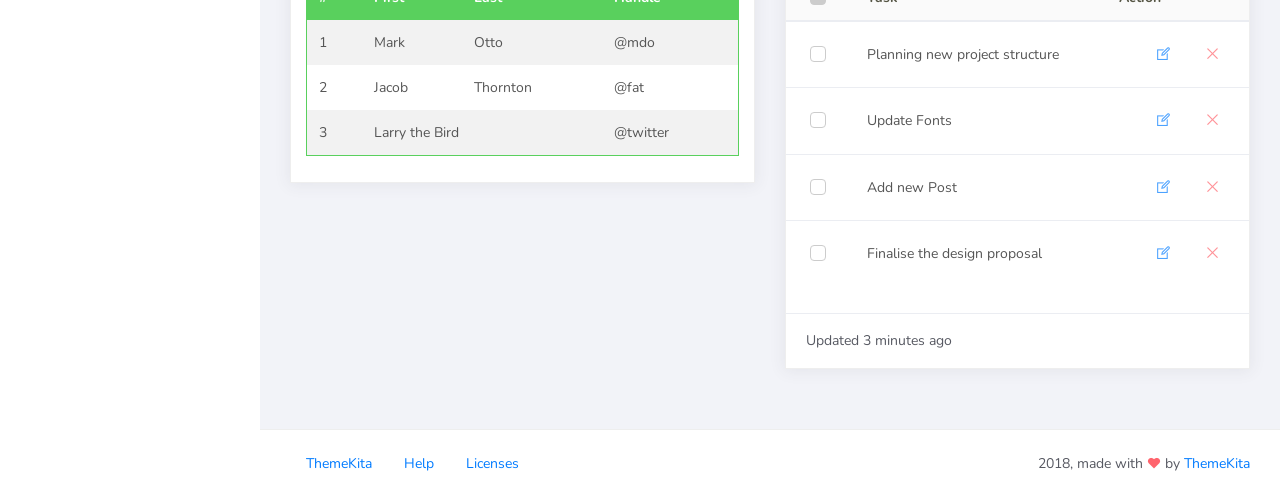
<file: resources/be-template/Ready-Bootstrap-Dashboard-master/index.html>
<!DOCTYPE html>
<html>
<head>
	<meta http-equiv="X-UA-Compatible" content="IE=edge,chrome=1" />
	<title>Ready Bootstrap Dashboard</title>
	<meta content='width=device-width, initial-scale=1.0, maximum-scale=1.0, user-scalable=0, shrink-to-fit=no' name='viewport' />
	<link rel="stylesheet" href="assets/css/bootstrap.min.css">
	<link rel="stylesheet" href="https://fonts.googleapis.com/css?family=Nunito:200,200i,300,300i,400,400i,600,600i,700,700i,800,800i,900,900i">
	<link rel="stylesheet" href="assets/css/ready.css">
	<link rel="stylesheet" href="assets/css/demo.css">
</head>
<body>
	<div class="wrapper">
		<div class="main-header">
			<div class="logo-header">
				<a href="index.html" class="logo">
					Ready Dashboard
				</a>
				<button class="navbar-toggler sidenav-toggler ml-auto" type="button" data-toggle="collapse" data-target="collapse" aria-controls="sidebar" aria-expanded="false" aria-label="Toggle navigation">
					<span class="navbar-toggler-icon"></span>
				</button>
				<button class="topbar-toggler more"><i class="la la-ellipsis-v"></i></button>
			</div>
			<nav class="navbar navbar-header navbar-expand-lg">
				<div class="container-fluid">
					
					<form class="navbar-left navbar-form nav-search mr-md-3" action="">
						<div class="input-group">
							<input type="text" placeholder="Search ..." class="form-control">
							<div class="input-group-append">
								<span class="input-group-text">
									<i class="la la-search search-icon"></i>
								</span>
							</div>
						</div>
					</form>
					<ul class="navbar-nav topbar-nav ml-md-auto align-items-center">
						<li class="nav-item dropdown hidden-caret">
							<a class="nav-link dropdown-toggle" href="#" id="navbarDropdown" role="button" data-toggle="dropdown" aria-haspopup="true" aria-expanded="false">
								<i class="la la-envelope"></i>
							</a>
							<div class="dropdown-menu" aria-labelledby="navbarDropdown">
								<a class="dropdown-item" href="#">Action</a>
								<a class="dropdown-item" href="#">Another action</a>
								<div class="dropdown-divider"></div>
								<a class="dropdown-item" href="#">Something else here</a>
							</div>
						</li>
						<li class="nav-item dropdown hidden-caret">
							<a class="nav-link dropdown-toggle" href="#" id="navbarDropdown" role="button" data-toggle="dropdown" aria-haspopup="true" aria-expanded="false">
								<i class="la la-bell"></i>
								<span class="notification">3</span>
							</a>
							<ul class="dropdown-menu notif-box" aria-labelledby="navbarDropdown">
								<li>
									<div class="dropdown-title">You have 4 new notification</div>
								</li>
								<li>
									<div class="notif-center">
										<a href="#">
											<div class="notif-icon notif-primary"> <i class="la la-user-plus"></i> </div>
											<div class="notif-content">
												<span class="block">
													New user registered
												</span>
												<span class="time">5 minutes ago</span> 
											</div>
										</a>
										<a href="#">
											<div class="notif-icon notif-success"> <i class="la la-comment"></i> </div>
											<div class="notif-content">
												<span class="block">
													Rahmad commented on Admin
												</span>
												<span class="time">12 minutes ago</span> 
											</div>
										</a>
										<a href="#">
											<div class="notif-img"> 
												<img src="assets/img/profile2.jpg" alt="Img Profile">
											</div>
											<div class="notif-content">
												<span class="block">
													Reza send messages to you
												</span>
												<span class="time">12 minutes ago</span> 
											</div>
										</a>
										<a href="#">
											<div class="notif-icon notif-danger"> <i class="la la-heart"></i> </div>
											<div class="notif-content">
												<span class="block">
													Farrah liked Admin
												</span>
												<span class="time">17 minutes ago</span> 
											</div>
										</a>
									</div>
								</li>
								<li>
									<a class="see-all" href="javascript:void(0);"> <strong>See all notifications</strong> <i class="la la-angle-right"></i> </a>
								</li>
							</ul>
						</li>
						<li class="nav-item dropdown">
							<a class="dropdown-toggle profile-pic" data-toggle="dropdown" href="#" aria-expanded="false"> <img src="assets/img/profile.jpg" alt="user-img" width="36" class="img-circle"><span >Hizrian</span></span> </a>
							<ul class="dropdown-menu dropdown-user">
								<li>
									<div class="user-box">
										<div class="u-img"><img src="assets/img/profile.jpg" alt="user"></div>
										<div class="u-text">
											<h4>Hizrian</h4>
											<p class="text-muted">hello@themekita.com</p><a href="profile.html" class="btn btn-rounded btn-danger btn-sm">View Profile</a></div>
										</div>
									</li>
									<div class="dropdown-divider"></div>
									<a class="dropdown-item" href="#"><i class="ti-user"></i> My Profile</a>
									<a class="dropdown-item" href="#"></i> My Balance</a>
									<a class="dropdown-item" href="#"><i class="ti-email"></i> Inbox</a>
									<div class="dropdown-divider"></div>
									<a class="dropdown-item" href="#"><i class="ti-settings"></i> Account Setting</a>
									<div class="dropdown-divider"></div>
									<a class="dropdown-item" href="#"><i class="fa fa-power-off"></i> Logout</a>
								</ul>
								<!-- /.dropdown-user -->
							</li>
						</ul>
					</div>
				</nav>
			</div>
			<div class="sidebar">
				<div class="scrollbar-inner sidebar-wrapper">
					<div class="user">
						<div class="photo">
							<img src="assets/img/profile.jpg">
						</div>
						<div class="info">
							<a class="" data-toggle="collapse" href="#collapseExample" aria-expanded="true">
								<span>
									Hizrian
									<span class="user-level">Administrator</span>
									<span class="caret"></span>
								</span>
							</a>
							<div class="clearfix"></div>

							<div class="collapse in" id="collapseExample" aria-expanded="true" style="">
								<ul class="nav">
									<li>
										<a href="#profile">
											<span class="link-collapse">My Profile</span>
										</a>
									</li>
									<li>
										<a href="#edit">
											<span class="link-collapse">Edit Profile</span>
										</a>
									</li>
									<li>
										<a href="#settings">
											<span class="link-collapse">Settings</span>
										</a>
									</li>
								</ul>
							</div>
						</div>
					</div>
					<ul class="nav">
						<li class="nav-item active">
							<a href="index.html">
								<i class="la la-dashboard"></i>
								<p>Dashboard</p>
								<span class="badge badge-count">5</span>
							</a>
						</li>
						<li class="nav-item">
							<a href="components.html">
								<i class="la la-table"></i>
								<p>Components</p>
								<span class="badge badge-count">14</span>
							</a>
						</li>
						<li class="nav-item">
							<a href="forms.html">
								<i class="la la-keyboard-o"></i>
								<p>Forms</p>
								<span class="badge badge-count">50</span>
							</a>
						</li>
						<li class="nav-item">
							<a href="tables.html">
								<i class="la la-th"></i>
								<p>Tables</p>
								<span class="badge badge-count">6</span>
							</a>
						</li>
						<li class="nav-item">
							<a href="notifications.html">
								<i class="la la-bell"></i>
								<p>Notifications</p>
								<span class="badge badge-success">3</span>
							</a>
						</li>
						<li class="nav-item">
							<a href="typography.html">
								<i class="la la-font"></i>
								<p>Typography</p>
								<span class="badge badge-danger">25</span>
							</a>
						</li>
						<li class="nav-item">
							<a href="icons.html">
								<i class="la la-fonticons"></i>
								<p>Icons</p>
							</a>
						</li>
						<li class="nav-item update-pro">
							<button  data-toggle="modal" data-target="#modalUpdate">
								<i class="la la-hand-pointer-o"></i>
								<p>Update To Pro</p>
							</button>
						</li>
					</ul>
				</div>
			</div>
			<div class="main-panel">
				<div class="content">
					<div class="container-fluid">
						<h4 class="page-title">Dashboard</h4>
						<div class="row">
							<div class="col-md-3">
								<div class="card card-stats card-warning">
									<div class="card-body ">
										<div class="row">
											<div class="col-5">
												<div class="icon-big text-center">
													<i class="la la-users"></i>
												</div>
											</div>
											<div class="col-7 d-flex align-items-center">
												<div class="numbers">
													<p class="card-category">Visitors</p>
													<h4 class="card-title">1,294</h4>
												</div>
											</div>
										</div>
									</div>
								</div>
							</div>
							<div class="col-md-3">
								<div class="card card-stats card-success">
									<div class="card-body ">
										<div class="row">
											<div class="col-5">
												<div class="icon-big text-center">
													<i class="la la-bar-chart"></i>
												</div>
											</div>
											<div class="col-7 d-flex align-items-center">
												<div class="numbers">
													<p class="card-category">Sales</p>
													<h4 class="card-title">$ 1,345</h4>
												</div>
											</div>
										</div>
									</div>
								</div>
							</div>
							<div class="col-md-3">
								<div class="card card-stats card-danger">
									<div class="card-body">
										<div class="row">
											<div class="col-5">
												<div class="icon-big text-center">
													<i class="la la-newspaper-o"></i>
												</div>
											</div>
											<div class="col-7 d-flex align-items-center">
												<div class="numbers">
													<p class="card-category">Subscribers</p>
													<h4 class="card-title">1303</h4>
												</div>
											</div>
										</div>
									</div>
								</div>
							</div>
							<div class="col-md-3">
								<div class="card card-stats card-primary">
									<div class="card-body ">
										<div class="row">
											<div class="col-5">
												<div class="icon-big text-center">
													<i class="la la-check-circle"></i>
												</div>
											</div>
											<div class="col-7 d-flex align-items-center">
												<div class="numbers">
													<p class="card-category">Order</p>
													<h4 class="card-title">576</h4>
												</div>
											</div>
										</div>
									</div>
								</div>
							</div>
<!-- 							<div class="col-md-3">
								<div class="card card-stats">
									<div class="card-body ">
										<div class="row">
											<div class="col-5">
												<div class="icon-big text-center icon-warning">
													<i class="la la-pie-chart text-warning"></i>
												</div>
											</div>
											<div class="col-7 d-flex align-items-center">
												<div class="numbers">
													<p class="card-category">Number</p>
													<h4 class="card-title">150GB</h4>
												</div>
											</div>
										</div>
									</div>
								</div>
							</div>
							<div class="col-md-3">
								<div class="card card-stats">
									<div class="card-body ">
										<div class="row">
											<div class="col-5">
												<div class="icon-big text-center">
													<i class="la la-bar-chart text-success"></i>
												</div>
											</div>
											<div class="col-7 d-flex align-items-center">
												<div class="numbers">
													<p class="card-category">Revenue</p>
													<h4 class="card-title">$ 1,345</h4>
												</div>
											</div>
										</div>
									</div>
								</div>
							</div>
							<div class="col-md-3">
								<div class="card card-stats">
									<div class="card-body">
										<div class="row">
											<div class="col-5">
												<div class="icon-big text-center">
													<i class="la la-times-circle-o text-danger"></i>
												</div>
											</div>
											<div class="col-7 d-flex align-items-center">
												<div class="numbers">
													<p class="card-category">Errors</p>
													<h4 class="card-title">23</h4>
												</div>
											</div>
										</div>
									</div>
								</div>
							</div>
							<div class="col-md-3">
								<div class="card card-stats">
									<div class="card-body">
										<div class="row">
											<div class="col-5">
												<div class="icon-big text-center">
													<i class="la la-heart-o text-primary"></i>
												</div>
											</div>
											<div class="col-7 d-flex align-items-center">
												<div class="numbers">
													<p class="card-category">Followers</p>
													<h4 class="card-title">+45K</h4>
												</div>
											</div>
										</div>
									</div>
								</div>
							</div> -->
						</div>
						<div class="row">
							<div class="col-md-3">
								<div class="card">
									<div class="card-header">
										<h4 class="card-title">Task</h4>
										<p class="card-category">Complete</p>
									</div>
									<div class="card-body">
										<div id="task-complete" class="chart-circle mt-4 mb-3"></div>
									</div>
									<div class="card-footer">
										<div class="legend"><i class="la la-circle text-primary"></i> Completed</div>
									</div>
								</div>
							</div>
							<div class="col-md-9">
								<div class="card">
									<div class="card-header">
										<h4 class="card-title">World Map</h4>
										<p class="card-category">
										Map of the distribution of users around the world</p>
									</div>
									<div class="card-body">
										<div class="mapcontainer">
											<div class="map">
												<span>Alternative content for the map</span>
											</div>
										</div>
									</div>
								</div>
							</div>
						</div>
						<div class="row row-card-no-pd">
							<div class="col-md-4">
								<div class="card">
									<div class="card-body">
										<p class="fw-bold mt-1">My Balance</p>
										<h4><b>$ 3,018</b></h4>
										<a href="#" class="btn btn-primary btn-full text-left mt-3 mb-3"><i class="la la-plus"></i> Add Balance</a>
									</div>
									<div class="card-footer">
										<ul class="nav">
											<li class="nav-item"><a class="btn btn-default btn-link" href="#"><i class="la la-history"></i> History</a></li>
											<li class="nav-item ml-auto"><a class="btn btn-default btn-link" href="#"><i class="la la-refresh"></i> Refresh</a></li>
										</ul>
									</div>
								</div>
							</div>
							<div class="col-md-5">
								<div class="card">
									<div class="card-body">
										<div class="progress-card">
											<div class="d-flex justify-content-between mb-1">
												<span class="text-muted">Profit</span>
												<span class="text-muted fw-bold"> $3K</span>
											</div>
											<div class="progress mb-2" style="height: 7px;">
												<div class="progress-bar bg-success" role="progressbar" style="width: 78%" aria-valuenow="78" aria-valuemin="0" aria-valuemax="100" data-toggle="tooltip" data-placement="top" title="78%"></div>
											</div>
										</div>
										<div class="progress-card">
											<div class="d-flex justify-content-between mb-1">
												<span class="text-muted">Orders</span>
												<span class="text-muted fw-bold"> 576</span>
											</div>
											<div class="progress mb-2" style="height: 7px;">
												<div class="progress-bar bg-info" role="progressbar" style="width: 65%" aria-valuenow="60" aria-valuemin="0" aria-valuemax="100" data-toggle="tooltip" data-placement="top" title="65%"></div>
											</div>
										</div>
										<div class="progress-card">
											<div class="d-flex justify-content-between mb-1">
												<span class="text-muted">Tasks Complete</span>
												<span class="text-muted fw-bold"> 70%</span>
											</div>
											<div class="progress mb-2" style="height: 7px;">
												<div class="progress-bar bg-primary" role="progressbar" style="width: 70%" aria-valuenow="70" aria-valuemin="0" aria-valuemax="100" data-toggle="tooltip" data-placement="top" title="70%"></div>
											</div>
										</div>
										<div class="progress-card">
											<div class="d-flex justify-content-between mb-1">
												<span class="text-muted">Open Rate</span>
												<span class="text-muted fw-bold"> 60%</span>
											</div>
											<div class="progress mb-2" style="height: 7px;">
												<div class="progress-bar bg-warning" role="progressbar" style="width: 60%" aria-valuenow="60" aria-valuemin="0" aria-valuemax="100" data-toggle="tooltip" data-placement="top" title="60%"></div>
											</div>
										</div>
									</div>
								</div>
							</div>
							<div class="col-md-3">
								<div class="card card-stats">
									<div class="card-body">
										<p class="fw-bold mt-1">Statistic</p>
										<div class="row">
											<div class="col-5">
												<div class="icon-big text-center icon-warning">
													<i class="la la-pie-chart text-warning"></i>
												</div>
											</div>
											<div class="col-7 d-flex align-items-center">
												<div class="numbers">
													<p class="card-category">Number</p>
													<h4 class="card-title">150GB</h4>
												</div>
											</div>
										</div>
										<hr/>
										<div class="row">
											<div class="col-5">
												<div class="icon-big text-center">
													<i class="la la-heart-o text-primary"></i>
												</div>
											</div>
											<div class="col-7 d-flex align-items-center">
												<div class="numbers">
													<p class="card-category">Followers</p>
													<h4 class="card-title">+45K</h4>
												</div>
											</div>
										</div>
									</div>
								</div>
							</div>
						</div>
						<div class="row">
							<div class="col-md-4">
								<div class="card">
									<div class="card-header">
										<h4 class="card-title">Users Statistics</h4>
										<p class="card-category">
										Users statistics this month</p>
									</div>
									<div class="card-body">
										<div id="monthlyChart" class="chart chart-pie"></div>
									</div>
								</div>
							</div>
							<div class="col-md-8">
								<div class="card">
									<div class="card-header">
										<h4 class="card-title">2018 Sales</h4>
										<p class="card-category">
										Number of products sold</p>
									</div>
									<div class="card-body">
										<div id="salesChart" class="chart"></div>
									</div>
								</div>
							</div>
							<div class="col-md-6">
								<div class="card">
									<div class="card-header ">
										<h4 class="card-title">Table</h4>
										<p class="card-category">Users Table</p>
									</div>
									<div class="card-body">
										<table class="table table-head-bg-success table-striped table-hover">
											<thead>
												<tr>
													<th scope="col">#</th>
													<th scope="col">First</th>
													<th scope="col">Last</th>
													<th scope="col">Handle</th>
												</tr>
											</thead>
											<tbody>
												<tr>
													<td>1</td>
													<td>Mark</td>
													<td>Otto</td>
													<td>@mdo</td>
												</tr>
												<tr>
													<td>2</td>
													<td>Jacob</td>
													<td>Thornton</td>
													<td>@fat</td>
												</tr>
												<tr>
													<td>3</td>
													<td colspan="2">Larry the Bird</td>
													<td>@twitter</td>
												</tr>
											</tbody>
										</table>
									</div>
								</div>
							</div>
							<div class="col-md-6">
								<div class="card card-tasks">
									<div class="card-header ">
										<h4 class="card-title">Tasks</h4>
										<p class="card-category">To Do List</p>
									</div>
									<div class="card-body ">
										<div class="table-full-width">
											<table class="table">
												<thead>
													<tr>
														<th>
															<div class="form-check">
																<label class="form-check-label">
																	<input class="form-check-input  select-all-checkbox" type="checkbox" data-select="checkbox" data-target=".task-select">
																	<span class="form-check-sign"></span>
																</label>
															</div>
														</th>
														<th>Task</th>
														<th>Action</th>
													</tr>
												</thead>
												<tbody>
													<tr>
														<td>
															<div class="form-check">
																<label class="form-check-label">
																	<input class="form-check-input task-select" type="checkbox">
																	<span class="form-check-sign"></span>
																</label>
															</div>
														</td>
														<td>Planning new project structure</td>
														<td class="td-actions text-right">
															<div class="form-button-action">
																<button type="button" data-toggle="tooltip" title="Edit Task" class="btn btn-link <btn-simple-primary">
																	<i class="la la-edit"></i>
																</button>
																<button type="button" data-toggle="tooltip" title="Remove" class="btn btn-link btn-simple-danger">
																	<i class="la la-times"></i>
																</button>
															</div>
														</td>
													</tr>
													<tr>
														<td>
															<div class="form-check">
																<label class="form-check-label">
																	<input class="form-check-input task-select" type="checkbox">
																	<span class="form-check-sign"></span>
																</label>
															</div>
														</td>
														<td>Update Fonts</td>
														<td class="td-actions text-right">
															<div class="form-button-action">
																<button type="button" data-toggle="tooltip" title="Edit Task" class="btn btn-link <btn-simple-primary">
																	<i class="la la-edit"></i>
																</button>
																<button type="button" data-toggle="tooltip" title="Remove" class="btn btn-link btn-simple-danger">
																	<i class="la la-times"></i>
																</button>
															</div>
														</td>
													</tr>
													<tr>
														<td>
															<div class="form-check">
																<label class="form-check-label">
																	<input class="form-check-input task-select" type="checkbox">
																	<span class="form-check-sign"></span>
																</label>
															</div>
														</td>
														<td>Add new Post
														</td>
														<td class="td-actions text-right">
															<div class="form-button-action">
																<button type="button" data-toggle="tooltip" title="Edit Task" class="btn btn-link <btn-simple-primary">
																	<i class="la la-edit"></i>
																</button>
																<button type="button" data-toggle="tooltip" title="Remove" class="btn btn-link btn-simple-danger">
																	<i class="la la-times"></i>
																</button>
															</div>
														</td>
													</tr>
													<tr>
														<td>
															<div class="form-check">
																<label class="form-check-label">
																	<input class="form-check-input task-select" type="checkbox">
																	<span class="form-check-sign"></span>
																</label>
															</div>
														</td>
														<td>Finalise the design proposal</td>
														<td class="td-actions text-right">
															<div class="form-button-action">
																<button type="button" data-toggle="tooltip" title="Edit Task" class="btn btn-link <btn-simple-primary">
																	<i class="la la-edit"></i>
																</button>
																<button type="button" data-toggle="tooltip" title="Remove" class="btn btn-link btn-simple-danger">
																	<i class="la la-times"></i>
																</button>
															</div>
														</td>
													</tr>
												</tbody>
											</table>
										</div>
									</div>
									<div class="card-footer ">
										<div class="stats">
											<i class="now-ui-icons loader_refresh spin"></i> Updated 3 minutes ago
										</div>
									</div>
								</div>
							</div>
						</div>
					</div>
				</div>
				<footer class="footer">
					<div class="container-fluid">
						<nav class="pull-left">
							<ul class="nav">
								<li class="nav-item">
									<a class="nav-link" href="http://www.themekita.com">
										ThemeKita
									</a>
								</li>
								<li class="nav-item">
									<a class="nav-link" href="#">
										Help
									</a>
								</li>
								<li class="nav-item">
									<a class="nav-link" href="https://themewagon.com/license/#free-item">
										Licenses
									</a>
								</li>
							</ul>
						</nav>
						<div class="copyright ml-auto">
							2018, made with <i class="la la-heart heart text-danger"></i> by <a href="http://www.themekita.com">ThemeKita</a>
						</div>				
					</div>
				</footer>
			</div>
		</div>
	</div>
	<!-- Modal -->
	<div class="modal fade" id="modalUpdate" tabindex="-1" role="dialog" aria-labelledby="modalUpdatePro" aria-hidden="true">
		<div class="modal-dialog modal-dialog-centered" role="document">
			<div class="modal-content">
				<div class="modal-header bg-primary">
					<h6 class="modal-title"><i class="la la-frown-o"></i> Under Development</h6>
					<button type="button" class="close" data-dismiss="modal" aria-label="Close">
						<span aria-hidden="true">&times;</span>
					</button>
				</div>
				<div class="modal-body text-center">									
					<p>Currently the pro version of the <b>Ready Dashboard</b> Bootstrap is in progress development</p>
					<p>
						<b>We'll let you know when it's done</b></p>
				</div>
				<div class="modal-footer">
					<button type="button" class="btn btn-secondary" data-dismiss="modal">Close</button>
				</div>
			</div>
		</div>
	</div>
</body>
<script src="assets/js/core/jquery.3.2.1.min.js"></script>
<script src="assets/js/plugin/jquery-ui-1.12.1.custom/jquery-ui.min.js"></script>
<script src="assets/js/core/popper.min.js"></script>
<script src="assets/js/core/bootstrap.min.js"></script>
<script src="assets/js/plugin/chartist/chartist.min.js"></script>
<script src="assets/js/plugin/chartist/plugin/chartist-plugin-tooltip.min.js"></script>
<script src="assets/js/plugin/bootstrap-notify/bootstrap-notify.min.js"></script>
<script src="assets/js/plugin/bootstrap-toggle/bootstrap-toggle.min.js"></script>
<script src="assets/js/plugin/jquery-mapael/jquery.mapael.min.js"></script>
<script src="assets/js/plugin/jquery-mapael/maps/world_countries.min.js"></script>
<script src="assets/js/plugin/chart-circle/circles.min.js"></script>
<script src="assets/js/plugin/jquery-scrollbar/jquery.scrollbar.min.js"></script>
<script src="assets/js/ready.min.js"></script>
<script src="assets/js/demo.js"></script>
</html>
</file>
<file: Business-1.0.0/assets/css/tiny-slider.css>
.tns-outer{padding:0 !important}.tns-outer [hidden]{display:none !important}.tns-outer [aria-controls],.tns-outer [data-action]{cursor:pointer}.tns-slider{-webkit-transition:all 0s;-moz-transition:all 0s;transition:all 0s}.tns-slider>.tns-item{-webkit-box-sizing:border-box;-moz-box-sizing:border-box;box-sizing:border-box}.tns-horizontal.tns-subpixel{white-space:nowrap}.tns-horizontal.tns-subpixel>.tns-item{display:inline-block;vertical-align:top;white-space:normal}.tns-horizontal.tns-no-subpixel:after{content:'';display:table;clear:both}.tns-horizontal.tns-no-subpixel>.tns-item{float:left}.tns-horizontal.tns-carousel.tns-no-subpixel>.tns-item{margin-right:-100%}.tns-no-calc{position:relative;left:0}.tns-gallery{position:relative;left:0;min-height:1px}.tns-gallery>.tns-item{position:absolute;left:-100%;-webkit-transition:transform 0s, opacity 0s;-moz-transition:transform 0s, opacity 0s;transition:transform 0s, opacity 0s}.tns-gallery>.tns-slide-active{position:relative;left:auto !important}.tns-gallery>.tns-moving{-webkit-transition:all 0.25s;-moz-transition:all 0.25s;transition:all 0.25s}.tns-autowidth{display:inline-block}.tns-lazy-img{-webkit-transition:opacity 0.6s;-moz-transition:opacity 0.6s;transition:opacity 0.6s;opacity:0.6}.tns-lazy-img.tns-complete{opacity:1}.tns-ah{-webkit-transition:height 0s;-moz-transition:height 0s;transition:height 0s}.tns-ovh{overflow:hidden}.tns-visually-hidden{position:absolute;left:-10000em}.tns-transparent{opacity:0;visibility:hidden}.tns-fadeIn{opacity:1;filter:alpha(opacity=100);z-index:0}.tns-normal,.tns-fadeOut{opacity:0;filter:alpha(opacity=0);z-index:-1}.tns-vpfix{white-space:nowrap}.tns-vpfix>div,.tns-vpfix>li{display:inline-block}.tns-t-subp2{margin:0 auto;width:310px;position:relative;height:10px;overflow:hidden}.tns-t-ct{width:2333.3333333%;width:-webkit-calc(100% * 70 / 3);width:-moz-calc(100% * 70 / 3);width:calc(100% * 70 / 3);position:absolute;right:0}.tns-t-ct:after{content:'';display:table;clear:both}.tns-t-ct>div{width:1.4285714%;width:-webkit-calc(100% / 70);width:-moz-calc(100% / 70);width:calc(100% / 70);height:10px;float:left}

/*# sourceMappingURL=sourcemaps/tiny-slider.css.map */
</file>
<file: Business-1.0.0/style.css>
@import url("https://fonts.googleapis.com/css2?family=Inter:wght@200;300;400;500;600;700;800;900&display=swap");
/*===========================
  COMMON css 
===========================*/
:root {
  --font-family: "Inter", sans-serif;
  --primary: #155bd5;
  --primary-dark: #1c3ab6;
  --primary-light: #e2f1ff;
  --accent: #00d4d7;
  --accent-dark: #00bac1;
  --accent-light: #dff9f8;
  --success: #13d527;
  --success-dark: #00ae11;
  --success-light: #eafbe7;
  --secondary: #8f15d5;
  --secondary-dark: #6013c7;
  --secondary-light: #f4e5fa;
  --info: #15b2d5;
  --info-dark: #0f8ca8;
  --info-light: #e0f5fa;
  --caution: #dbbb25;
  --caution-dark: #d58f15;
  --caution-light: #fbf9e4;
  --error: #e6185e;
  --error-dark: #bf1257;
  --error-light: #fce4eb;
  --black: #1d1d1d;
  --dark-1: #2d2d2d;
  --dark-2: #4d4d4d;
  --dark-3: #6d6d6d;
  --gray-1: #8d8d8d;
  --gray-2: #adadad;
  --gray-3: #cdcdcd;
  --gray-4: #e0e0e0;
  --light-1: #efefef;
  --light-2: #f5f5f5;
  --light-3: #fafafa;
  --white: #ffffff;
  --gradient-1: linear-gradient(180deg, #155bd5 0%, #1c3ab6 100%);
  --gradient-2: linear-gradient(180deg, #155bd5 13.02%, #00d4d7 85.42%);
  --gradient-3: linear-gradient(180deg, #155bd5 0%, #8f15d5 100%);
  --gradient-4: linear-gradient(180deg, #155bd5 0%, #13d527 100%);
  --gradient-5: linear-gradient(180deg, #155bd5 0%, #15bbd5 100%);
  --gradient-6: linear-gradient(180deg, #155bd5 0%, #dbbb25 100%);
  --gradient-7: linear-gradient(180deg, #155bd5 0%, #e6185e 100%);
  --gradient-8: linear-gradient(180deg, #1c3ab6 0%, #00bac1 100%);
  --gradient-9: linear-gradient(180deg, #00d4d7 13.02%, #155bd5 85.42%);
  --shadow-1: 0px 0px 1px rgba(40, 41, 61, 0.08),
    0px 0.5px 2px rgba(96, 97, 112, 0.16);
  --shadow-2: 0px 0px 1px rgba(40, 41, 61, 0.04),
    0px 2px 4px rgba(96, 97, 112, 0.16);
  --shadow-3: 0px 0px 2px rgba(40, 41, 61, 0.04),
    0px 4px 8px rgba(96, 97, 112, 0.16);
  --shadow-4: 0px 2px 4px rgba(40, 41, 61, 0.04),
    0px 8px 16px rgba(96, 97, 112, 0.16);
  --shadow-5: 0px 2px 8px rgba(40, 41, 61, 0.04),
    0px 16px 24px rgba(96, 97, 112, 0.16);
  --shadow-6: 0px 2px 8px rgba(40, 41, 61, 0.08),
    0px 20px 32px rgba(96, 97, 112, 0.24);
}

body {
  font-family: var(--font-family);
  color: var(--black);
  font-size: 16px;
}
@media (max-width: 991px) {
  body {
    font-size: 14px;
  }
}

img {
  max-width: 100%;
}

a {
  display: inline-block;
}

a,
button,
a:hover,
a:focus,
input:focus,
textarea:focus,
button:focus {
  text-decoration: none;
  outline: none;
}

ul,
ol {
  margin: 0px;
  padding: 0px;
  list-style-type: none;
}

h1,
h2,
h3,
h4,
h5,
h6 {
  font-weight: 600;
  color: var(--black);
  margin: 0px;
}

h1,
.h1 {
  font-size: 2.75em;
  line-height: 1.25;
}

h2,
.h2 {
  font-size: 2.25em;
  line-height: 1.25;
}

h3,
.h3 {
  font-size: 1.75em;
  line-height: 1.25;
}

h4,
.h4 {
  font-size: 1.5em;
  line-height: 1.25;
}

h5,
.h5 {
  font-size: 1.25em;
  line-height: 1.25;
}

h6,
.h6 {
  font-size: 0.875em;
  line-height: 1.25;
}

.display-1 {
  font-size: 5.5em;
  line-height: 1.25;
}

.display-2 {
  font-size: 4.75em;
  line-height: 1.25;
}

.display-3 {
  font-size: 4em;
  line-height: 1.25;
}

.display-4 {
  font-size: 3.25em;
  line-height: 1.25;
}

p {
  font-size: 1em;
  font-weight: 400;
  line-height: 1.5;
  color: var(--dark-3);
  margin: 0px;
}

.text-small {
  font-size: 0.875em;
  line-height: 1.5;
}

.text-lg {
  font-size: 1.15em;
  line-height: 1.5;
}

.bg_cover {
  background-repeat: no-repeat;
  background-size: cover;
  background-position: center;
}

@media (max-width: 767px) {
  .container {
    padding-left: 20px;
    padding-right: 20px;
  }
}

.btn {
  font-weight: bold;
  font-size: 16px;
  line-height: 20px;
  text-align: center;
  letter-spacing: 0.08em;
  text-transform: uppercase;
  padding: 12px 24px;
  border-radius: 4px;
  border: 1px solid transparent;
}
.btn:hover {
  color: inherit;
}
.btn:focus {
  box-shadow: none;
  outline: none;
}
.btn.btn-lg {
  font-size: 1.15em;
  padding: 16px 24px;
}
.btn.btn-sm {
  padding: 8px 16px;
}
.btn.square {
  border-radius: 0px;
}
.btn.semi-rounded {
  border-radius: 12px;
}
.btn.rounded-full {
  border-radius: 50px;
}
.btn.icon-left span,
.btn.icon-left i {
  margin-right: 8px;
}
.btn.icon-right span,
.btn.icon-right i {
  margin-left: 8px;
}
.btn.icon-btn {
  width: 48px;
  height: 48px;
  padding: 0;
  line-height: 48px;
}
.btn.icon-btn.btn-lg {
  width: 56px;
  height: 56px;
  line-height: 56px;
}
.btn.icon-btn.btn-sm {
  width: 40px;
  height: 40px;
  line-height: 40px;
}


/* ===== Buttons Css ===== */
.primary-btn {
  background: var(--primary);
  color: var(--white);
  box-shadow: var(--shadow-2);
}
.active.primary-btn, .primary-btn:hover, .primary-btn:focus {
  background: var(--primary-dark);
  color: var(--white);
  box-shadow: var(--shadow-4);
}
.deactive.primary-btn {
  background: var(--gray-4);
  color: var(--dark-3);
  pointer-events: none;
}

.primary-btn-outline {
  border-color: var(--primary);
  color: var(--primary);
}
.active.primary-btn-outline, .primary-btn-outline:hover, .primary-btn-outline:focus {
  background: var(--primary-dark);
  color: var(--white);
}
.deactive.primary-btn-outline {
  color: var(--dark-3);
  border-color: var(--gray-4);
  pointer-events: none;
}


/* One Click Scrool Top Button*/
.scroll-top {
  width: 45px;
  height: 45px;
  line-height: 45px;
  background: var(--primary);
  display: -webkit-box;
  display: -ms-flexbox;
  display: flex;
  -webkit-box-pack: center;
      -ms-flex-pack: center;
          justify-content: center;
  -webkit-box-align: center;
      -ms-flex-align: center;
          align-items: center;
  font-size: 14px;
  color: #fff !important;
  border-radius: 0;
  position: fixed;
  bottom: 30px;
  right: 30px;
  z-index: 9;
  cursor: pointer;
  -webkit-transition: all .3s ease-out 0s;
  transition: all .3s ease-out 0s;
  border-radius: 5px;
}

.scroll-top:hover {
  -webkit-box-shadow: 0 1rem 3rem rgba(35, 38, 45, 0.15) !important;
  box-shadow: 0 1rem 3rem rgba(35, 38, 45, 0.15) !important;
  -webkit-transform: translate3d(0, -5px, 0);
  transform: translate3d(0, -5px, 0);
  background-color: var(--dark-1);
}

/*===========================
  Section Title Five CSS
===========================*/
.section-title-five {
  text-align: center;
  max-width: 550px;
  margin: auto;
  margin-bottom: 50px;
  position: relative;
  z-index: 5;
}
@media only screen and (min-width: 768px) and (max-width: 991px) {
  .section-title-five {
    margin-bottom: 45px;
  }
}
@media (max-width: 767px) {
  .section-title-five {
    margin-bottom: 35px;
  }
}
.section-title-five h6 {
  font-weight: 600;
  display: inline-block;
  margin-bottom: 15px;
  color: var(--primary);
  border: 2px solid var(--primary);
  border-radius: 30px;
  padding: 8px 30px;
}
.section-title-five h2 {
  margin-bottom: 15px;
}
@media only screen and (min-width: 768px) and (max-width: 991px) {
  .section-title-five h2 {
    font-size: 2rem;
    line-height: 2.8rem;
  }
}
@media (max-width: 767px) {
  .section-title-five h2 {
    font-size: 1.5rem;
    line-height: 1.9rem;
  }
}
.section-title-five p {
  color: var(--dark-3);
}

.made-in-ayroui{
  position: fixed;
  left: 5px;
  bottom: 5px;
  z-index: 999;
  -webkit-transition: all 0.4s ease;
  -moz-transition: all 0.4s ease;
  transition: all 0.4s ease;
}
.made-in-ayroui:hover{
  transform: translateY(-5px);
}


/*===========================
  NAVBAR css 
===========================*/
.navbar-toggler:focus {
  box-shadow: none;
}

.mb-100 {
  margin-bottom: 100px;
}

/*===== NAVBAR NINE =====*/
.navbar-area.navbar-nine {
  background: var(--primary);
  padding: 10px 0;
  position: absolute;
  left: 0;
  top: 0;
  width: 100%;
  z-index: 9;
}
.sticky {
  position: fixed !important;
  z-index:99 !important;
  -webkit-transition: all 0.3s ease-out 0s;
  transition: all 0.3s ease-out 0s;
  top: 0;
  width: 100%;
}
@media only screen and (min-width: 768px) and (max-width: 991px), (max-width: 767px) {
  .navbar-area.navbar-nine {
    padding: 10px 0;
  }
}
.navbar-area.navbar-nine .navbar-brand {
  margin: 0;
}
.navbar-area.navbar-nine .navbar {
  position: relative;
  padding: 0;
}
.navbar-area.navbar-nine .navbar .navbar-toggler .toggler-icon {
  width: 30px;
  height: 2px;
  background-color: var(--white);
  margin: 5px 0;
  display: block;
  position: relative;
  -webkit-transition: all 0.3s ease-out 0s;
  -moz-transition: all 0.3s ease-out 0s;
  -ms-transition: all 0.3s ease-out 0s;
  -o-transition: all 0.3s ease-out 0s;
  transition: all 0.3s ease-out 0s;
}
.navbar-area.navbar-nine .navbar .navbar-toggler.active .toggler-icon:nth-of-type(1) {
  -webkit-transform: rotate(45deg);
  -moz-transform: rotate(45deg);
  -ms-transform: rotate(45deg);
  -o-transform: rotate(45deg);
  transform: rotate(45deg);
  top: 7px;
}
.navbar-area.navbar-nine .navbar .navbar-toggler.active .toggler-icon:nth-of-type(2) {
  opacity: 0;
}
.navbar-area.navbar-nine .navbar .navbar-toggler.active .toggler-icon:nth-of-type(3) {
  -webkit-transform: rotate(135deg);
  -moz-transform: rotate(135deg);
  -ms-transform: rotate(135deg);
  -o-transform: rotate(135deg);
  transform: rotate(135deg);
  top: -7px;
}
@media only screen and (min-width: 768px) and (max-width: 991px), (max-width: 767px) {
  .navbar-area.navbar-nine .navbar .navbar-collapse {
    position: absolute;
    top: 116%;
    left: 0;
    width: 100%;
    background-color: var(--primary);
    z-index: 8;
    padding: 10px 16px;
  }
}
@media only screen and (min-width: 1200px) and (max-width: 1399px), only screen and (min-width: 1400px) {
  .navbar-area.navbar-nine .navbar .navbar-nav {
    margin-left: 80px;
  }
}
@media only screen and (min-width: 768px) and (max-width: 991px), (max-width: 767px) {
  .navbar-area.navbar-nine .navbar .navbar-nav {
    margin-right: 0;
  }
}
.navbar-area.navbar-nine .navbar .navbar-nav .nav-item {
  position: relative;
}
.navbar-area.navbar-nine .navbar .navbar-nav .nav-item a {
  display: flex;
  align-items: center;
  padding: 11px 16px;
  color: var(--white);
  text-transform: capitalize;
  position: relative;
  border-radius: 5px;
  font-weight: 500;
  -webkit-transition: all 0.3s ease-out 0s;
  -moz-transition: all 0.3s ease-out 0s;
  -ms-transition: all 0.3s ease-out 0s;
  -o-transition: all 0.3s ease-out 0s;
  transition: all 0.3s ease-out 0s;
  margin: 14px 0;
  opacity: 0.7;
}
.navbar-area.navbar-nine .navbar .navbar-nav .nav-item a:hover {
  opacity: 1;
}
@media only screen and (min-width: 768px) and (max-width: 991px), (max-width: 767px) {
  .navbar-area.navbar-nine .navbar .navbar-nav .nav-item a {
    padding: 10px 0;
    display: block;
    border: 0;
    margin: 0;
  }
}
.navbar-area.navbar-nine .navbar .navbar-nav .nav-item a.active {
  opacity: 1;
}
.navbar-area.navbar-nine .navbar .navbar-nav .nav-item a i {
  font-size: 12px;
  font-weight: 700;
  padding-left: 7px;
  -webkit-transition: all 0.3s ease-out 0s;
  -moz-transition: all 0.3s ease-out 0s;
  -ms-transition: all 0.3s ease-out 0s;
  -o-transition: all 0.3s ease-out 0s;
  transition: all 0.3s ease-out 0s;
}
@media only screen and (min-width: 768px) and (max-width: 991px), (max-width: 767px) {
  .navbar-area.navbar-nine .navbar .navbar-nav .nav-item a i {
    position: relative;
    top: -5px;
  }
}
.navbar-area.navbar-nine .navbar .navbar-nav .nav-item .sub-menu {
  position: absolute;
  left: 0;
  top: 130%;
  width: 230px;
  background-color: var(--white);
  border-radius: 5px;
  opacity: 0;
  visibility: hidden;
  -webkit-transition: all 0.3s ease-out 0s;
  -moz-transition: all 0.3s ease-out 0s;
  -ms-transition: all 0.3s ease-out 0s;
  -o-transition: all 0.3s ease-out 0s;
  transition: all 0.3s ease-out 0s;
  z-index: 99;
  box-shadow: 0 2px 6px 0 rgba(0, 0, 0, 0.16);
  padding: 10px;
}
@media only screen and (min-width: 768px) and (max-width: 991px), (max-width: 767px) {
  .navbar-area.navbar-nine .navbar .navbar-nav .nav-item .sub-menu {
    position: relative !important;
    width: 100% !important;
    left: 0 !important;
    top: auto !important;
    opacity: 1 !important;
    visibility: visible !important;
    right: auto;
    -webkit-transform: translateX(0%);
    -moz-transform: translateX(0%);
    -ms-transform: translateX(0%);
    -o-transform: translateX(0%);
    transform: translateX(0%);
    -webkit-transition: all none ease-out 0s;
    -moz-transition: all none ease-out 0s;
    -ms-transition: all none ease-out 0s;
    -o-transition: all none ease-out 0s;
    transition: all none ease-out 0s;
    box-shadow: none;
    text-align: left;
    border-top: 0;
    height: 0;
  }
}
.navbar-area.navbar-nine .navbar .navbar-nav .nav-item .sub-menu.collapse:not(.show) {
  height: auto;
  display: block;
}
@media only screen and (min-width: 768px) and (max-width: 991px), (max-width: 767px) {
  .navbar-area.navbar-nine .navbar .navbar-nav .nav-item .sub-menu.collapse:not(.show) {
    height: 0;
    display: none;
  }
}
@media only screen and (min-width: 768px) and (max-width: 991px), (max-width: 767px) {
  .navbar-area.navbar-nine .navbar .navbar-nav .nav-item .sub-menu.show {
    height: auto;
  }
}
.navbar-area.navbar-nine .navbar .navbar-nav .nav-item .sub-menu li {
  position: relative;
}
.navbar-area.navbar-nine .navbar .navbar-nav .nav-item .sub-menu li .sub-nav-toggler {
  color: var(--black);
  -webkit-transition: all 0.3s ease-out 0s;
  -moz-transition: all 0.3s ease-out 0s;
  -ms-transition: all 0.3s ease-out 0s;
  -o-transition: all 0.3s ease-out 0s;
  transition: all 0.3s ease-out 0s;
}
.navbar-area.navbar-nine .navbar .navbar-nav .nav-item .sub-menu li a {
  display: flex;
  align-items: center;
  justify-content: space-between;
  padding: 8px 16px;
  position: relative;
  color: var(--dark-2);
  -webkit-transition: all 0.3s ease-out 0s;
  -moz-transition: all 0.3s ease-out 0s;
  -ms-transition: all 0.3s ease-out 0s;
  -o-transition: all 0.3s ease-out 0s;
  transition: all 0.3s ease-out 0s;
  border-radius: 0;
  margin: 0 0;
  z-index: 5;
  opacity: 1;
}
.navbar-area.navbar-nine .navbar .navbar-nav .nav-item .sub-menu li a i {
  font-weight: 700;
  font-size: 12px;
}
@media only screen and (min-width: 768px) and (max-width: 991px), (max-width: 767px) {
  .navbar-area.navbar-nine .navbar .navbar-nav .nav-item .sub-menu li a i {
    display: none;
  }
}
.navbar-area.navbar-nine .navbar .navbar-nav .nav-item .sub-menu li a .sub-nav-toggler i {
  display: inline-block;
}
.navbar-area.navbar-nine .navbar .navbar-nav .nav-item .sub-menu li .sub-menu {
  right: auto;
  left: 100%;
  top: 0;
  opacity: 0;
  visibility: hidden;
  -webkit-transition: all 0.3s ease-out 0s;
  -moz-transition: all 0.3s ease-out 0s;
  -ms-transition: all 0.3s ease-out 0s;
  -o-transition: all 0.3s ease-out 0s;
  transition: all 0.3s ease-out 0s;
}
@media only screen and (min-width: 1200px) and (max-width: 1399px), only screen and (min-width: 1400px) {
  .navbar-area.navbar-nine .navbar .navbar-nav .nav-item .sub-menu li .sub-menu {
    margin-left: 10px;
  }
}
@media only screen and (min-width: 768px) and (max-width: 991px) {
  .navbar-area.navbar-nine .navbar .navbar-nav .nav-item .sub-menu li .sub-menu {
    padding-left: 30px;
  }
}
@media (max-width: 767px) {
  .navbar-area.navbar-nine .navbar .navbar-nav .nav-item .sub-menu li .sub-menu {
    padding-left: 30px;
  }
}
@media only screen and (min-width: 768px) and (max-width: 991px), (max-width: 767px) {
  .navbar-area.navbar-nine .navbar .navbar-nav .nav-item .sub-menu li .sub-menu.show {
    visibility: visible;
    height: auto;
    position: relative;
  }
}
.navbar-area.navbar-nine .navbar .navbar-nav .nav-item .sub-menu li:hover .sub-menu {
  opacity: 1;
  visibility: visible;
}
.navbar-area.navbar-nine .navbar .navbar-nav .nav-item .sub-menu li:hover .sub-nav-toggler {
  color: var(--white);
}
@media only screen and (min-width: 768px) and (max-width: 991px), (max-width: 767px) {
  .navbar-area.navbar-nine .navbar .navbar-nav .nav-item .sub-menu li:hover .sub-nav-toggler {
    color: var(--primary);
  }
}
.navbar-area.navbar-nine .navbar .navbar-nav .nav-item .sub-menu li:hover > a {
  color: var(--primary);
  padding-left: 22px;
}
.navbar-area.navbar-nine .navbar .navbar-nav .nav-item .sub-menu li:hover > a i {
  color: var(--primary);
}
@media only screen and (min-width: 768px) and (max-width: 991px), (max-width: 767px) {
  .navbar-area.navbar-nine .navbar .navbar-nav .nav-item .sub-menu li:hover > a {
    color: var(--primary);
  }
}
.navbar-area.navbar-nine .navbar .navbar-nav .nav-item .sub-menu li:hover > a::after {
  opacity: 1;
}
.navbar-area.navbar-nine .navbar .navbar-nav .nav-item .sub-menu li:hover > a::before {
  opacity: 1;
}
.navbar-area.navbar-nine .navbar .navbar-nav .nav-item:hover .sub-menu {
  opacity: 1;
  visibility: visible;
  top: 115%;
}
@media only screen and (min-width: 768px) and (max-width: 991px), (max-width: 767px) {
  .navbar-area.navbar-nine .navbar .navbar-nav .nav-item .sub-nav-toggler {
    display: inline-block;
    position: absolute;
    top: 0;
    right: 0;
    padding: 10px 14px;
    font-size: 16px;
    background: none;
    border: 0;
    color: var(--white);
  }
}
.navbar-area.navbar-nine .navbar .navbar-btn {
  margin-top: 6px;
}
@media only screen and (min-width: 768px) and (max-width: 991px) {
  .navbar-area.navbar-nine .navbar .navbar-btn {
    position: absolute;
    right: 70px;
    top: 7px;
  }
}
@media (max-width: 767px) {
  .navbar-area.navbar-nine .navbar .navbar-btn {
    position: absolute;
    right: 60px;
    top: 7px;
  }
}
.navbar-area.navbar-nine .navbar .navbar-btn .menu-bar {
  font-size: 22px;
  position: relative;
  overflow: hidden;
  color: var(--white);
  height: 40px;
  width: 40px;
  line-height: 40px;
  text-align: center;
  border: 1px solid rgba(238, 238, 238, 0.425);
  border-radius: 50%;
  -webkit-transition: all 0.3s ease-out 0s;
  -moz-transition: all 0.3s ease-out 0s;
  -ms-transition: all 0.3s ease-out 0s;
  -o-transition: all 0.3s ease-out 0s;
  transition: all 0.3s ease-out 0s;
}
.navbar-area.navbar-nine .navbar .navbar-btn .menu-bar:hover {
  border-color: transparent;
  color: var(--primary);
  background-color: var(--white);
}

/*===== SIDEBAR ONE =====*/
.sidebar-left {
  position: fixed;
  top: 0;
  right: 0;
  background-color: var(--white);
  height: 100%;
  width: 350px;
  padding-top: 80px;
  z-index: 999;
  -webkit-transform: translateX(100%);
  -moz-transform: translateX(100%);
  -ms-transform: translateX(100%);
  -o-transform: translateX(100%);
  transform: translateX(100%);
  transition: all 0.4s ease-in-out;
  text-align: left;
}
.sidebar-left.open {
  -webkit-transform: translateX(0);
  -moz-transform: translateX(0);
  -ms-transform: translateX(0);
  -o-transform: translateX(0);
  transform: translateX(0);
}
@media (max-width: 767px) {
  .sidebar-left {
    width: 250px;
  }
}
.sidebar-left .sidebar-close {
  position: absolute;
  top: 30px;
  right: 30px;
}
.sidebar-left .sidebar-close .close {
  font-size: 18px;
  color: var(--black);
  -webkit-transition: all 0.2s ease-out 0s;
  -moz-transition: all 0.2s ease-out 0s;
  -ms-transition: all 0.2s ease-out 0s;
  -o-transition: all 0.2s ease-out 0s;
  transition: all 0.2s ease-out 0s;
}
.sidebar-left .sidebar-close .close:hover {
  -webkit-transform: rotate(90deg);
  -moz-transform: rotate(90deg);
  -ms-transform: rotate(90deg);
  -o-transform: rotate(90deg);
  transform: rotate(90deg);
}
.sidebar-left .sidebar-content {
  padding: 0px 30px;
}
.sidebar-left .sidebar-content .sidebar-menu {
  margin-top: 30px;
}
.sidebar-left .sidebar-content .sidebar-menu .menu-title {
  font-size: 18px;
  font-weight: 600;
}
.sidebar-left .sidebar-content .sidebar-menu ul {
  margin-top: 15px;
}
.sidebar-left .sidebar-content .sidebar-menu ul li a {
  font-size: 16px;
  line-height: 24px;
  font-weight: 500;
  padding: 8px 0;
  color: var(--dark-3);
  text-transform: capitalize;
  position: relative;
  border-radius: 5px;
  -webkit-transition: all 0.3s ease-out 0s;
  -moz-transition: all 0.3s ease-out 0s;
  -ms-transition: all 0.3s ease-out 0s;
  -o-transition: all 0.3s ease-out 0s;
  transition: all 0.3s ease-out 0s;
  display: block;
}
.sidebar-left .sidebar-content .sidebar-menu ul li a:hover {
  color: var(--primary);
  padding-left: 5px;
}
.sidebar-left .sidebar-content .text {
  margin-top: 20px;
}
.sidebar-left .sidebar-content .sidebar-social {
  margin-top: 30px;
}
.sidebar-left .sidebar-content .sidebar-social .social-title {
  font-size: 18px;
  font-weight: 600;
  margin-bottom: 25px;
}
.sidebar-left .sidebar-content .sidebar-social ul li {
  display: inline-block;
  margin-right: 5px;
}
.sidebar-left .sidebar-content .sidebar-social ul li:last-child {
  margin: 0;
}
.sidebar-left .sidebar-content .sidebar-social ul li a {
  height: 38px;
  width: 38px;
  line-height: 38px;
  text-align: center;
  border: 1px solid #eee;
  border-radius: 50%;
  font-size: 18px;
  color: #666;
  -webkit-transition: all 0.3s ease-out 0s;
  -moz-transition: all 0.3s ease-out 0s;
  -ms-transition: all 0.3s ease-out 0s;
  -o-transition: all 0.3s ease-out 0s;
  transition: all 0.3s ease-out 0s;
}
.sidebar-left .sidebar-content .sidebar-social ul li a:hover {
  color: var(--white);
  background-color: var(--primary);
  border-color: transparent;
}

.overlay-left {
  position: fixed;
  background-color: rgba(0, 0, 0, 0.6);
  top: 0;
  left: 0;
  width: 100%;
  height: 100%;
  display: none;
  z-index: 99;
}
.overlay-left.open {
  display: block;
}


/* ===== Buttons Css ===== */
.header-eight .primary-btn {
  background: var(--primary);
  color: var(--white);
  box-shadow: var(--shadow-2);
}
.header-eight .active.primary-btn, .header-eight .primary-btn:hover, .header-eight .primary-btn:focus {
  background: var(--primary-dark);
  color: var(--white);
  box-shadow: var(--shadow-4);
}
.header-eight .deactive.primary-btn {
  background: var(--gray-4);
  color: var(--dark-3);
  pointer-events: none;
}

/*======================================
    header Area CSS
========================================*/
.header-eight {
  position: relative;
  padding:160px 0 100px 0;
  background: var(--primary);
}
@media only screen and (min-width: 768px) and (max-width: 991px) {
  .header-eight {
    padding: 130px 0 80px 0;
  }
}
@media (max-width: 767px) {
  .header-eight {
    padding: 100px 0 60px 0;
  }
}
.header-eight .header-image img {
  width: 100%;
  border-radius: 8px;
}
@media only screen and (min-width: 768px) and (max-width: 991px), (max-width: 767px) {
  .header-eight .header-image {
    margin-top: 40px;
  }
}
.header-eight .header-content {
  border-radius: 0;
  position: relative;
  z-index: 1;
  text-align: left;
}
.header-eight .header-content h1 {
  font-weight: 700;
  color: var(--white);
  text-shadow: 0px 3px 8px #00000017;
  text-transform: capitalize;
}
@media only screen and (min-width: 768px) and (max-width: 991px) {
  .header-eight .header-content h1  {
    font-size: 35px;
    line-height: 45px;
  }
}
@media (max-width: 767px) {
  .header-eight .header-content h1  {
    font-size: 30px;
    line-height: 42px;
  }
}
.header-eight .header-content h1 span {
  display: block;
}
.header-eight .header-content p {
  margin-top: 30px;
  color: var(--white);
  opacity: 0.7;
}
.header-eight .button {
  margin-top: 40px;
}
.header-eight .primary-btn {
  margin-right: 12px;
  background-color: var(--white);
  color: var(--primary);
  border: 1px solid transparent;
}
.header-eight .primary-btn:hover {
  background-color: transparent;
  color: var(--white);
  border-color: var(--white);
}
.header-eight .video-button {
  display: inline-flex;
  align-items: center;
}
@media (max-width: 767px) {
  .header-eight .video-button {
    margin-top: 20px;
  }
}
.header-eight .video-button .text {
  display: inline-block;
  margin-left: 15px;
  color: var(--white);
  font-weight: 600;
}
.header-eight .video-button .icon-btn {
  background: var(--white);
  color: var(--primary);
}

/*===========================
  about-05 css
===========================*/
.about-five {
  background-color: var(--light-3);
  padding-top: 120px;
  padding-bottom: 90px;
}
@media only screen and (min-width: 768px) and (max-width: 991px) {
  .about-five {
    padding-top: 100px;
    padding-bottom:70px;
  }
}
@media (max-width: 767px) {
  .about-five {
    padding-top: 80px;
    padding-bottom:60px;
  }
}
.about-five-content{
  padding-left: 50px;
}
@media only screen and (min-width: 768px) and (max-width: 991px) {
  .about-five-content {
    padding-left: 0;
  }
}
@media (max-width: 767px) {
  .about-five-content {
    padding-left: 0;
  }
}
.about-five-content .small-title {
  position: relative;
  padding-left: 30px;
}
.about-five-content .small-title::before {
  position: absolute;
  content: "";
  left: 0;
  top: 50%;
  background-color: var(--primary);
  height: 2px;
  width: 20px;
  margin-top: -1px;
}
.about-five-content .main-title {
  margin-top: 20px;
}
.about-five-content .about-five-tab {
  margin-top: 40px;
}
.about-five-content .about-five-tab nav {
  border: none;
  background-color: var(--light-1);
  padding: 15px;
  border-radius: 5px;
}
.about-five-content .about-five-tab nav .nav-tabs {
  border: none;
}
.about-five-content .about-five-tab nav button {
  border: none;
  color: var(--dark-1);
  font-weight: 600;
  padding: 0;
  margin-right: 20px;
  position: relative;
  background-color: var(--white);
  padding: 10px 18px;
  border-radius: 4px;
  text-transform: capitalize;
}
@media (max-width: 767px) {
  .about-five-content .about-five-tab nav button {
    margin: 0;
    margin-bottom: 10px;
    width: 100%;
  }
  .about-five-content .about-five-tab nav button:last-child {
    margin: 0;
  }
}
.about-five-content .about-five-tab nav button:hover {
  color: var(--primary);
}
.about-five-content .about-five-tab nav button.active {
  background-color: var(--primary);
  color: var(--white);
}
.about-five-content .about-five-tab nav button:last-child {
  margin-right: 0;
}
.about-five-content .about-five-tab .tab-content {
  border: none;
  padding-top: 30px;
}
.about-five-content .about-five-tab .tab-content p {
  margin-bottom: 20px;
}
.about-five-content .about-five-tab .tab-content p:last-child {
  margin: 0;
}

.about-image-five {
  padding-left: 60px;
  position: relative;
  z-index: 2;
}
@media only screen and (min-width: 768px) and (max-width: 991px) {
  .about-image-five {
    margin-bottom: 70px;
    padding-left: 30px;
  }
}
@media (max-width: 767px) {
  .about-image-five {
    margin-bottom: 60px;
    padding-left: 0;
  }
}
.about-image-five .shape {
  position: absolute;
  left: 30px;
  top: -30px;
  z-index: -1;
}
@media only screen and (min-width: 768px) and (max-width: 991px) {
  .about-image-five .shape {
    left: 0;
  }
}
@media only screen and (min-width: 768px) and (max-width: 991px) {
  .about-image-five::before {
    right: -15px;
    bottom: -15px;
  }
}
@media (max-width: 767px) {
  .about-image-five::before {
    display: none;
  }
}
.about-image-five img {
  width: 100%;
  z-index: 2;
}


/*===========================
  services css 
===========================*/
.services-eight {
  padding: 100px 0;
}
@media only screen and (min-width: 768px) and (max-width: 991px) {
  .services-eight {
    padding: 80px 0 50px 0;
  }
}
@media (max-width: 767px) {
  .services-eight {
    padding: 60px 0 30px 0;
  }
}
.services-eight .single-services {
  padding: 40px 30px;
  border: 1px solid var(--light-1);
  border-radius: 10px;
  margin-bottom: 30px;
  -webkit-transition: all 0.3s ease-out 0s;
  -moz-transition: all 0.3s ease-out 0s;
  -ms-transition: all 0.3s ease-out 0s;
  -o-transition: all 0.3s ease-out 0s;
  transition: all 0.3s ease-out 0s;
}
.services-eight .single-services:hover {
  box-shadow: var(--shadow-4);
}
.services-eight .single-services:hover .service-icon {
  color: var(--white);
  border-color: transparent;
  background: var(--primary);
}
.services-eight .single-services:hover .service-icon::after {
  opacity: 1;
  visibility: visible;
}
.services-eight .single-services .service-icon {
  width: 78px;
  height: 78px;
  border-radius: 50%;
  margin-bottom: 25px;
  background: var(--white);
  border: 2px solid var(--primary);
  display: flex;
  align-items: center;
  justify-content: center;
  color: var(--primary);
  font-size: 40px;
  -webkit-transition: all 0.3s ease-out 0s;
  -moz-transition: all 0.3s ease-out 0s;
  -ms-transition: all 0.3s ease-out 0s;
  -o-transition: all 0.3s ease-out 0s;
  transition: all 0.3s ease-out 0s;
  position: relative;
}
.services-eight .single-services .service-icon::after {
  content: "";
  width: 100%;
  height: 100%;
  top: 0;
  left: 0;
  position: absolute;
  opacity: 0;
  visibility: hidden;
  background: var(--primary);
  -webkit-transition: all 0.3s ease-out 0s;
  -moz-transition: all 0.3s ease-out 0s;
  -ms-transition: all 0.3s ease-out 0s;
  -o-transition: all 0.3s ease-out 0s;
  transition: all 0.3s ease-out 0s;
  z-index: -1;
  border-radius: 50%;
  border: 1px solid transparent;
}
.services-eight .single-services .service-content h4 {
  font-size: 20px;
  font-weight: 600;
  margin-bottom: 20px;
}
.services-eight .single-services .service-content p {
  color: var(--dark-3);
}



/*===== VIDEO ONE =====*/
.video-one {
  background-color: var(--light-3);
  padding: 100px 0;
}
@media only screen and (min-width: 768px) and (max-width: 991px) {
  .video-one {
    padding: 80px;
  }
}
@media (max-width: 767px) {
  .video-one {
    padding: 60px 0;
  }
}
.video-one .video-title h5 {
  font-weight: 600;
  color: var(--primary);
}
.video-one .video-title h2 {
  font-weight: 700;
  color: var(--black);
  margin-top: 10px;
}
.video-one .video-title .text-lg {
  margin-top: 24px;
  color: var(--dark-3);
}
.video-one .video-content {
  position: relative;
  margin-top: 20px;
  border-radius: 8px;
  overflow: hidden;
}
.video-one .video-content img {
  border-radius: 8px;
}
.video-one .video-content a {
  width: 88px;
  height: 88px;
  line-height: 88px;
  text-align: center;
  border-radius: 50%;
  background-color: var(--primary);
  color: var(--white);
  font-size: 30px;
  position: absolute;
  top: 50%;
  left: 50%;
  -webkit-transform: translate(-50%, -50%);
  -moz-transform: translate(-50%, -50%);
  -ms-transform: translate(-50%, -50%);
  -o-transform: translate(-50%, -50%);
  transform: translate(-50%, -50%);
  -webkit-transition: all 0.3s ease-out 0s;
  -moz-transition: all 0.3s ease-out 0s;
  -ms-transition: all 0.3s ease-out 0s;
  -o-transition: all 0.3s ease-out 0s;
  transition: all 0.3s ease-out 0s;
  padding-left: 3px;
}
@media (max-width: 767px) {
  .video-one .video-content a {
    width: 68px;
    height: 68px;
    line-height: 68px;
    font-size: 20px;
  }
}
.video-one .video-content a:hover {
  background-color: var(--white);
  color: var(--primary);
}


/*===== PRICING THIRTEEN =====*/
.pricing-fourteen {
  padding: 100px 0;
  background-color: var(--light-3);
}
@media only screen and (min-width: 768px) and (max-width: 991px) {
  .pricing-fourteen {
    padding: 80px;
  }
}
@media (max-width: 767px) {
  .pricing-fourteen {
    padding: 60px 0;
  }
}
.pricing-style-fourteen {
  border: 1px solid var(--light-1);
  border-radius: 10px;
  margin-top: 30px;
  background-color: var(--white);
  transition: all 0.4s ease;
  padding: 50px 35px;
  text-align: center;
  z-index: 0;
}
.pricing-style-fourteen:hover {
  box-shadow: var(--shadow-4);
}
.pricing-style-fourteen.middle {
  box-shadow: var(--shadow-4);
}
.pricing-style-fourteen.middle .title {
  border-color: var(--primary);
  background: var(--primary);
  color: var(--white);
}
.pricing-style-fourteen .title {
  font-weight: 500;
  margin-bottom: 25px;
  color: var(--primary);
  padding: 8px 20px;
  border: 2px solid var(--primary);
  display: inline-block;
  border-radius: 30px;
  font-size: 16px;
}
.pricing-style-fourteen .table-head p {
  color: var(--dark-3);
}
.pricing-style-fourteen .price {
  padding-top: 30px;
}
.pricing-style-fourteen .amount {
  font-weight: 600;
  display: inline-block;
  position: relative;
  padding-left: 15px;
  font-size: 55px;
}
.pricing-style-fourteen .currency {
  font-weight: 400;
  color: var(--dark-3);
  font-size: 20px;
  position: absolute;
  left: 0;
  top: 6px;
}
.pricing-style-fourteen .duration {
  display: inline-block;
  font-size: 18px;
  color: var(--dark-3);
  font-weight: 400;
}
.pricing-style-fourteen .light-rounded-buttons {
  margin: 0;
  margin-top: 30px;
  margin-bottom: 40px;
}
.pricing-style-fourteen .table-list li {
  position: relative;
  margin-bottom: 10px;
  color: var(--dark-3);
  text-align: left;
}
.pricing-style-fourteen .table-list li:last-child {
  margin: 0;
}
.pricing-style-fourteen .table-list li i {
  color: var(--primary);
  font-size: 16px;
  padding-right: 8px;
}
.pricing-style-fourteen .table-list li i.deactive {
  color: var(--dark-3);
}




/* ===== Buttons Css ===== */
.call-action .inner-content .light-rounded-buttons .primary-btn-outline {
  border-color: var(--primary);
  color: var(--primary);
}
.call-action .inner-content .light-rounded-buttons .active.primary-btn-outline, .call-action .inner-content .light-rounded-buttons .primary-btn-outline:hover, .call-action .inner-content .light-rounded-buttons .primary-btn-outline:focus {
  background: var(--white);
  color: var(--primary);
  border-color: transparent;
}
.call-action .inner-content .light-rounded-buttons .deactive.primary-btn-outline {
  color: var(--dark-3);
  border-color: var(--gray-4);
  pointer-events: none;
}

/*===== call action four =====*/
.call-action {
  z-index: 2;
  padding: 100px 0;
  background: linear-gradient(45deg, var(--primary), var(--primary-dark));
  position: relative;
}
@media only screen and (min-width: 768px) and (max-width: 991px) {
  .call-action {
    padding: 80px;
  }
}
@media (max-width: 767px) {
  .call-action {
    padding: 60px 0;
  }
}
.call-action:before {
  position: absolute;
  content: "";
  left: 0;
  top: 0;
  height: 100%;
  width: 100%;
  background-image: url("assets/images/call-action/overlay.png");
  background-size: cover;
  background-repeat: no-repeat;
  background-position: top;
  z-index: -1;
}
.call-action .inner-content {
  text-align: center;
}
.call-action .inner-content h2 {
  font-weight: 700;
  margin-bottom: 30px;
  color: var(--white);
}
.call-action .inner-content p {
  color: var(--white);
}
.call-action .inner-content .light-rounded-buttons {
  margin-top: 45px;
  display: block;
}
.call-action .inner-content .light-rounded-buttons .primary-btn-outline {
  border-color: var(--white);
  color: var(--white);
}



/*===== latest-news-area =====*/
.latest-news-area {
  background: var(--white);
  padding: 100px 0;
}
@media only screen and (min-width: 768px) and (max-width: 991px) {
  .latest-news-area {
    padding: 80px;
  }
}
@media (max-width: 767px) {
  .latest-news-area {
    padding: 60px 0;
  }
}
.latest-news-area .single-news {
  margin-top: 30px;
}
.latest-news-area .single-news .image {
  position: relative;
  border-radius: 4px;
  overflow: hidden;
}
.latest-news-area .single-news .image img {
  height: 100%;
  width: 100%;
  transition: all 0.4s ease;
}
.latest-news-area .single-news .image .meta-details {
  display: inline-block;
  padding: 6px 15px 6px 7px;
  border-radius: 30px;
  background-color: var(--primary);
  position: absolute;
  right: 20px;
  bottom: 20px;
}
.latest-news-area .single-news .image .meta-details img {
  height: 28px;
  width: 28px;
  border-radius: 50%;
  display: inline-block;
}
.latest-news-area .single-news .image .meta-details span {
  color: var(--white);
  display: inline-block;
  margin-left: 10px;
  font-size: 10px;
  font-weight: 500;
}
.latest-news-area .single-news .content-body .title {
  margin: 30px 0 20px 0;
}
.latest-news-area .single-news .content-body .title a {
  color: var(--black);
  -webkit-transition: all 0.3s ease-out 0s;
  -moz-transition: all 0.3s ease-out 0s;
  -ms-transition: all 0.3s ease-out 0s;
  -o-transition: all 0.3s ease-out 0s;
  transition: all 0.3s ease-out 0s;
}
.latest-news-area .single-news .content-body .title a:hover {
  color: var(--primary);
}
.latest-news-area .single-news .content-body p {
  color: var(--dark-3);
}
.latest-news-area .single-news:hover .image .thumb {
  transform: scale(1.1) rotate(1deg);
}


/*======================================
    Brand CSS
========================================*/
.brand-area {
  padding: 100px 0;
  background: var(--light-3);
}
@media only screen and (min-width: 768px) and (max-width: 991px) {
  .brand-area {
    padding: 80px;
  }
}
@media (max-width: 767px) {
  .brand-area {
    padding: 60px 0;
  }
}
.brand-area .clients-logos {
  text-align: center;
  display: inline-block;
  margin-top: 20px;
}
.brand-area .clients-logos .single-image {
  display: inline-block;
  margin: 13px 10px;
  background-color: var(--white);
  line-height: 100px;
  padding: 8px 25px;
  border-radius: 8px;
  -webkit-transition: all 0.4s ease-out 0s;
  -moz-transition: all 0.4s ease-out 0s;
  -ms-transition: all 0.4s ease-out 0s;
  -o-transition: all 0.4s ease-out 0s;
  transition: all 0.4s ease-out 0s;
  border: 1px solid #eee;
}
.brand-area .clients-logos .single-image:hover {
  box-shadow: 0px 10px 30px rgba(0, 0, 0, 0.096);
  -webkit-transform: translateY(-5px);
  -moz-transform: translateY(-5px);
  -ms-transform: translateY(-5px);
  -o-transform: translateY(-5px);
  transform: translateY(-5px);
}
.brand-area .clients-logos img {
  max-width: 170px;
  transition: all 0.4s ease-in-out;
  cursor: pointer;
}

/* ===== Buttons Css ===== */
.contact-form-wrapper .contact-form .primary-btn {
  background: var(--primary);
  color: var(--white);
  box-shadow: var(--shadow-2);
}
.contact-form-wrapper .contact-form .active.primary-btn, .contact-form-wrapper .contact-form .primary-btn:hover, .contact-form-wrapper .contact-form .primary-btn:focus {
  background: var(--primary-dark);
  color: var(--white);
  box-shadow: var(--shadow-4);
}
.contact-form-wrapper .contact-form .deactive.primary-btn {
  background: var(--gray-4);
  color: var(--dark-3);
  pointer-events: none;
}

/*======================================
	Contact CSS
========================================*/
.contact-section {
  position: relative;
  z-index: 3;
  padding-top: 100px;
}
@media only screen and (min-width: 768px) and (max-width: 991px) {
  .contact-section {
    padding-top: 80px;
  }
}
@media (max-width: 767px) {
  .contact-section {
    padding-top: 60px;
  }
}
.contact-section .contact-item-wrapper .contact-item {
  display: flex;
  border: 1px solid var(--gray-4);
  border-radius: 10px;
  background: var(--white);
  margin-bottom: 30px;
  padding: 20px 30px;
  -webkit-transition: all 0.3s ease-out 0s;
  -moz-transition: all 0.3s ease-out 0s;
  -ms-transition: all 0.3s ease-out 0s;
  -o-transition: all 0.3s ease-out 0s;
  transition: all 0.3s ease-out 0s;
}
.contact-section .contact-item-wrapper .contact-item:hover {
  box-shadow: var(--shadow-4);
}
@media only screen and (min-width: 1200px) and (max-width: 1399px) {
  .contact-section .contact-item-wrapper .contact-item {
    padding: 20px;
  }
}
@media only screen and (min-width: 768px) and (max-width: 991px) {
  .contact-section .contact-item-wrapper .contact-item {
    flex-direction: column;
  }
}
@media (max-width: 767px) {
  .contact-section .contact-item-wrapper .contact-item {
    flex-direction: column;
  }
}
.contact-section .contact-item-wrapper .contact-item .contact-icon {
  display: flex;
  justify-content: center;
  align-items: center;
  font-size: 22px;
  width: 50px;
  height: 50px;
  border-radius: 50%;
  background: var(--primary);
  color: var(--white);
  -webkit-transition: all 0.3s ease-out 0s;
  -moz-transition: all 0.3s ease-out 0s;
  -ms-transition: all 0.3s ease-out 0s;
  -o-transition: all 0.3s ease-out 0s;
  transition: all 0.3s ease-out 0s;
}
.contact-section .contact-item-wrapper .contact-item .contact-content {
  margin-left: 25px;
}
@media only screen and (min-width: 1200px) and (max-width: 1399px) {
  .contact-section .contact-item-wrapper .contact-item .contact-content {
    margin-left: 20px;
  }
}
@media only screen and (min-width: 768px) and (max-width: 991px) {
  .contact-section .contact-item-wrapper .contact-item .contact-content {
    margin-left: 0px;
    margin-top: 20px;
  }
}
@media (max-width: 767px) {
  .contact-section .contact-item-wrapper .contact-item .contact-content {
    margin-left: 0px;
    margin-top: 20px;
  }
}
.contact-section .contact-item-wrapper .contact-item .contact-content h4 {
  font-size: 20px;
  color: var(--primary);
  margin-bottom: 10px;
}

.contact-form-wrapper {
  padding: 50px 40px;
  background: var(--white);
  border: 1px solid var(--gray-4);
  margin-left: 0px;
  border-radius: 10px;
  -webkit-transition: all 0.3s ease-out 0s;
  -moz-transition: all 0.3s ease-out 0s;
  -ms-transition: all 0.3s ease-out 0s;
  -o-transition: all 0.3s ease-out 0s;
  transition: all 0.3s ease-out 0s;
}
.contact-form-wrapper:hover {
  box-shadow: var(--shadow-4);
}
@media only screen and (min-width: 1200px) and (max-width: 1399px) {
  .contact-form-wrapper {
    margin-left: 30px;
  }
}
.contact-form-wrapper .section-title {
  margin-bottom: 30px;
}
.contact-form-wrapper .section-title span {
  font-size: 20px;
  color: var(--primary);
  font-weight: 700;
}
.contact-form-wrapper .section-title h2 {
  margin-bottom: 10px;
}
.contact-form-wrapper .section-title p {
  color: var(--dark-3);
}
.contact-form-wrapper .contact-form input,
.contact-form-wrapper .contact-form textarea {
  padding: 15px 25px;
  border-radius: 30px;
  border: 1px solid var(--gray-4);
  margin-bottom: 25px;
  width: 100%;
  -webkit-transition: all 0.3s ease-out 0s;
  -moz-transition: all 0.3s ease-out 0s;
  -ms-transition: all 0.3s ease-out 0s;
  -o-transition: all 0.3s ease-out 0s;
  transition: all 0.3s ease-out 0s;
}
@media (max-width: 767px) {
  .contact-form-wrapper .contact-form input,
.contact-form-wrapper .contact-form textarea {
    padding: 12px 25px;
  }
}
.contact-form-wrapper .contact-form input:focus,
.contact-form-wrapper .contact-form textarea:focus {
  border-color: var(--primary);
}
.contact-form-wrapper .contact-form textarea {
  border-radius: 18px;
}
.map-style-9 {
  margin-top: -130px;
}


/* Footer eleven css */
.footer-eleven {
  padding-top: 100px;
  padding-bottom: 100px;
  background-color: var(--white);
  position: relative;
}
@media only screen and (min-width: 768px) and (max-width: 991px), (max-width: 767px) {
  .footer-eleven {
    padding-top: 30px;
    padding-bottom: 70px;
  }
}
@media only screen and (min-width: 768px) and (max-width: 991px) {
  .footer-eleven .footer-widget {
    margin-top: 40px;
  }
}
@media (max-width: 767px) {
  .footer-eleven .footer-widget {
    margin-top: 40px;
    text-align: center;
  }
}
.footer-eleven .footer-widget h5 {
  font-weight: 700;
  margin-bottom: 35px;
  color: var(--black);
}
@media only screen and (min-width: 768px) and (max-width: 991px), (max-width: 767px) {
  .footer-eleven .footer-widget h5 {
    margin-bottom: 25px;
  }
}
.footer-eleven .f-about {
  padding-right: 30px;
}
@media (max-width: 767px) {
  .footer-eleven .f-about {
    padding: 0;
  }
}
.footer-eleven .f-about p {
  color: var(--dark-3);
  margin-top: 20px;
}
.footer-eleven .f-about .copyright-text {
  color: var(--dark-3);
  margin-top: 40px;
}
.footer-eleven .f-about .copyright-text span {
  display: block;
}
@media (max-width: 767px) {
  .footer-eleven .f-about .copyright-text {
    margin-top: 20px;
  }
}
.footer-eleven .f-about .copyright-text a {
  color: var(--primary);
}
.footer-eleven .f-about .copyright-text a:hover {
  color: var(--primary-dark);
}
.footer-eleven .f-link li {
  display: block;
  margin-bottom: 12px;
}
.footer-eleven .f-link li:last-child {
  margin: 0;
}
.footer-eleven .f-link li a {
  color: var(--dark-3);
  -webkit-transition: all 0.4s ease-out 0s;
  -moz-transition: all 0.4s ease-out 0s;
  -ms-transition: all 0.4s ease-out 0s;
  -o-transition: all 0.4s ease-out 0s;
  transition: all 0.4s ease-out 0s;
}
.footer-eleven .f-link li a:hover {
  color: var(--primary);
}
@media only screen and (min-width: 1200px) and (max-width: 1399px), only screen and (min-width: 1400px) {
  .footer-eleven .newsletter {
    padding-left: 80px;
  }
}
.footer-eleven .newsletter p {
  color: var(--dark-3);
}
.footer-eleven .newsletter-form {
  margin-top: 30px;
  position: relative;
}
.footer-eleven .newsletter-form input {
  height: 55px;
  width: 100%;
  border-radius: 8px;
  border: 1px solid var(--gray-4);
  box-shadow: none;
  text-shadow: none;
  padding-left: 18px;
  padding-right: 65px;
  transition: all 0.4s ease;
}
.footer-eleven .newsletter-form input:focus {
  border-color: var(--primary);
}
.footer-eleven .newsletter-form .button {
  position: absolute;
  right: 7px;
  top: 50%;
  transform: translateY(-50%);
}
.footer-eleven .newsletter-form .sub-btn {
  height: 42px;
  width: 42px;
  border-radius: 6px;
  background-color: var(--primary);
  color: var(--white);
  text-align: center;
  line-height: 42px;
  border: none;
  box-shadow: none;
  text-shadow: none;
  font-size: 17px;
  transition: all 0.4s ease;
}
.footer-eleven .newsletter-form .sub-btn:hover {
  color: var(--white);
  background-color: var(--primary-dark);
}
</file>
<file: resources/be-template/Ready-Bootstrap-Dashboard-master/assets/css/demo.css>
.update-pro{
	margin: 15px 25px;}

.update-pro button {
		padding: 13px 25px;
	background: #4d7cfe;
	color: #fff;
	border-radius: 3px;
	justify-content: center;
	width: 100%;
	border: 0;
	cursor: pointer;
}

.update-pro button:hover {
	background: #4d7cfe !important;
	color: #fff;
	transform: translateY(-2px);
	transition: all .2s linear;
}

.update-pro:hover button:before{
	display: none;
}

.update-pro button p, .update-pro button i{
	color: #fff !important;
	margin-bottom: 0px;
}

.update-pro button i{
	margin-right: 5px !important;
	font-size: 23px;
	color: #C3C5CA;
	margin-right: 15px;
	width: 25px;
	text-align: center;
	vertical-align: middle;
	float: left;
}

.demo .btn, .demo .progress{
	margin-bottom: 15px !important;
}

.demo .form-check-label, .demo .form-radio-label{
	margin-right: 15px;
}

.demo #slider{
	margin-bottom: 15px;
}

.table-typo tbody > tr > td{
	border-color: #fafafa;
}

.table-typo tbody > tr > td:first-child{
	min-width: 200px;
	vertical-align: bottom;
}

.table-typo tbody > tr > td:first-child p{
	font-size: 14px;
	color: #333;
}

.demo-icon {
	display: flex;
	flex-direction: row;
	align-items: center;
	margin-bottom: 20px;
	padding: 10px;
	transition: all .2s;
}

.demo-icon:hover{
	background-color: #f4f5f8;
	border-radius: 3px;
}

.demo-icon .icon-preview{
	font-size: 1.8rem;
	margin-right: 10px;
	line-height: 1;
	color: #333439;
}

.demo-icon .icon-class{
	font-weight: 300;
	font-size: 13px;
	color: #777;
}

.from-show-notify .form-control{
	margin-bottom: 15px;
}

.from-show-notify label{
	padding-top: 0.65rem;
}
</file>
